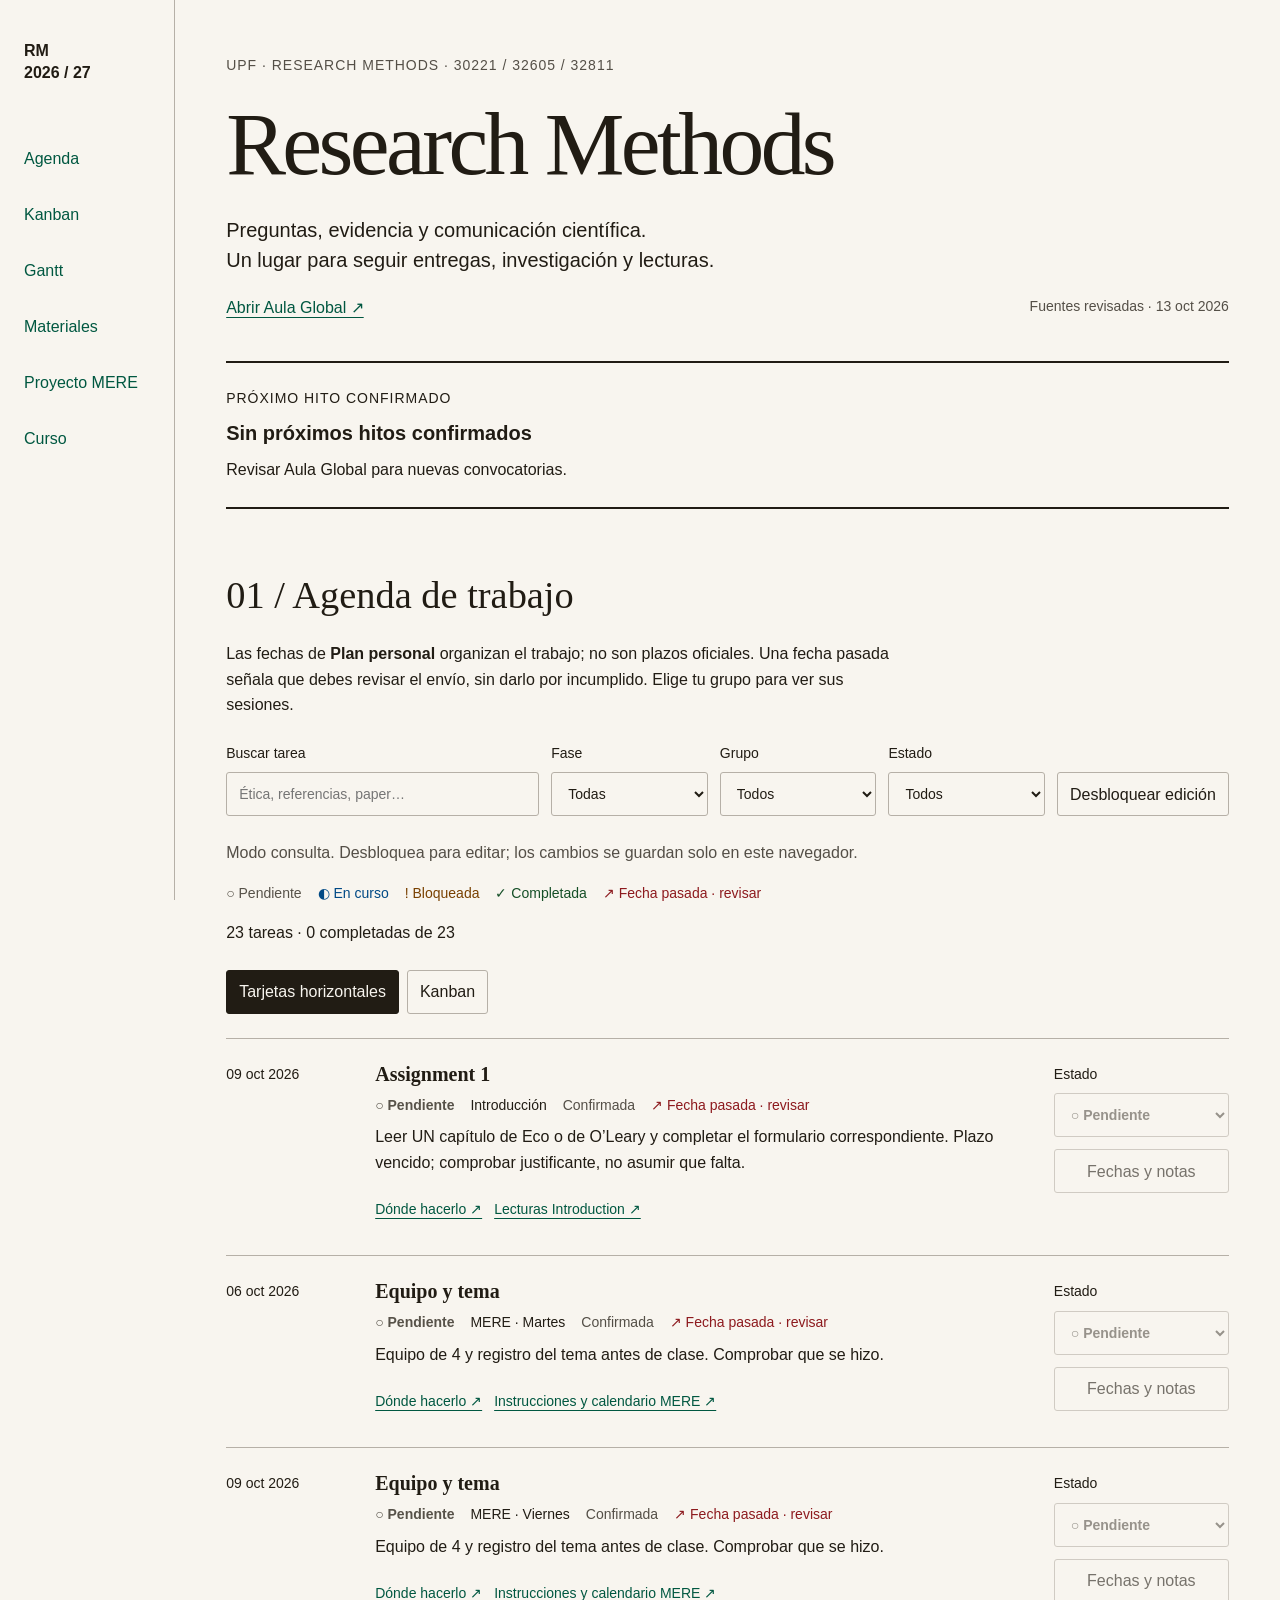
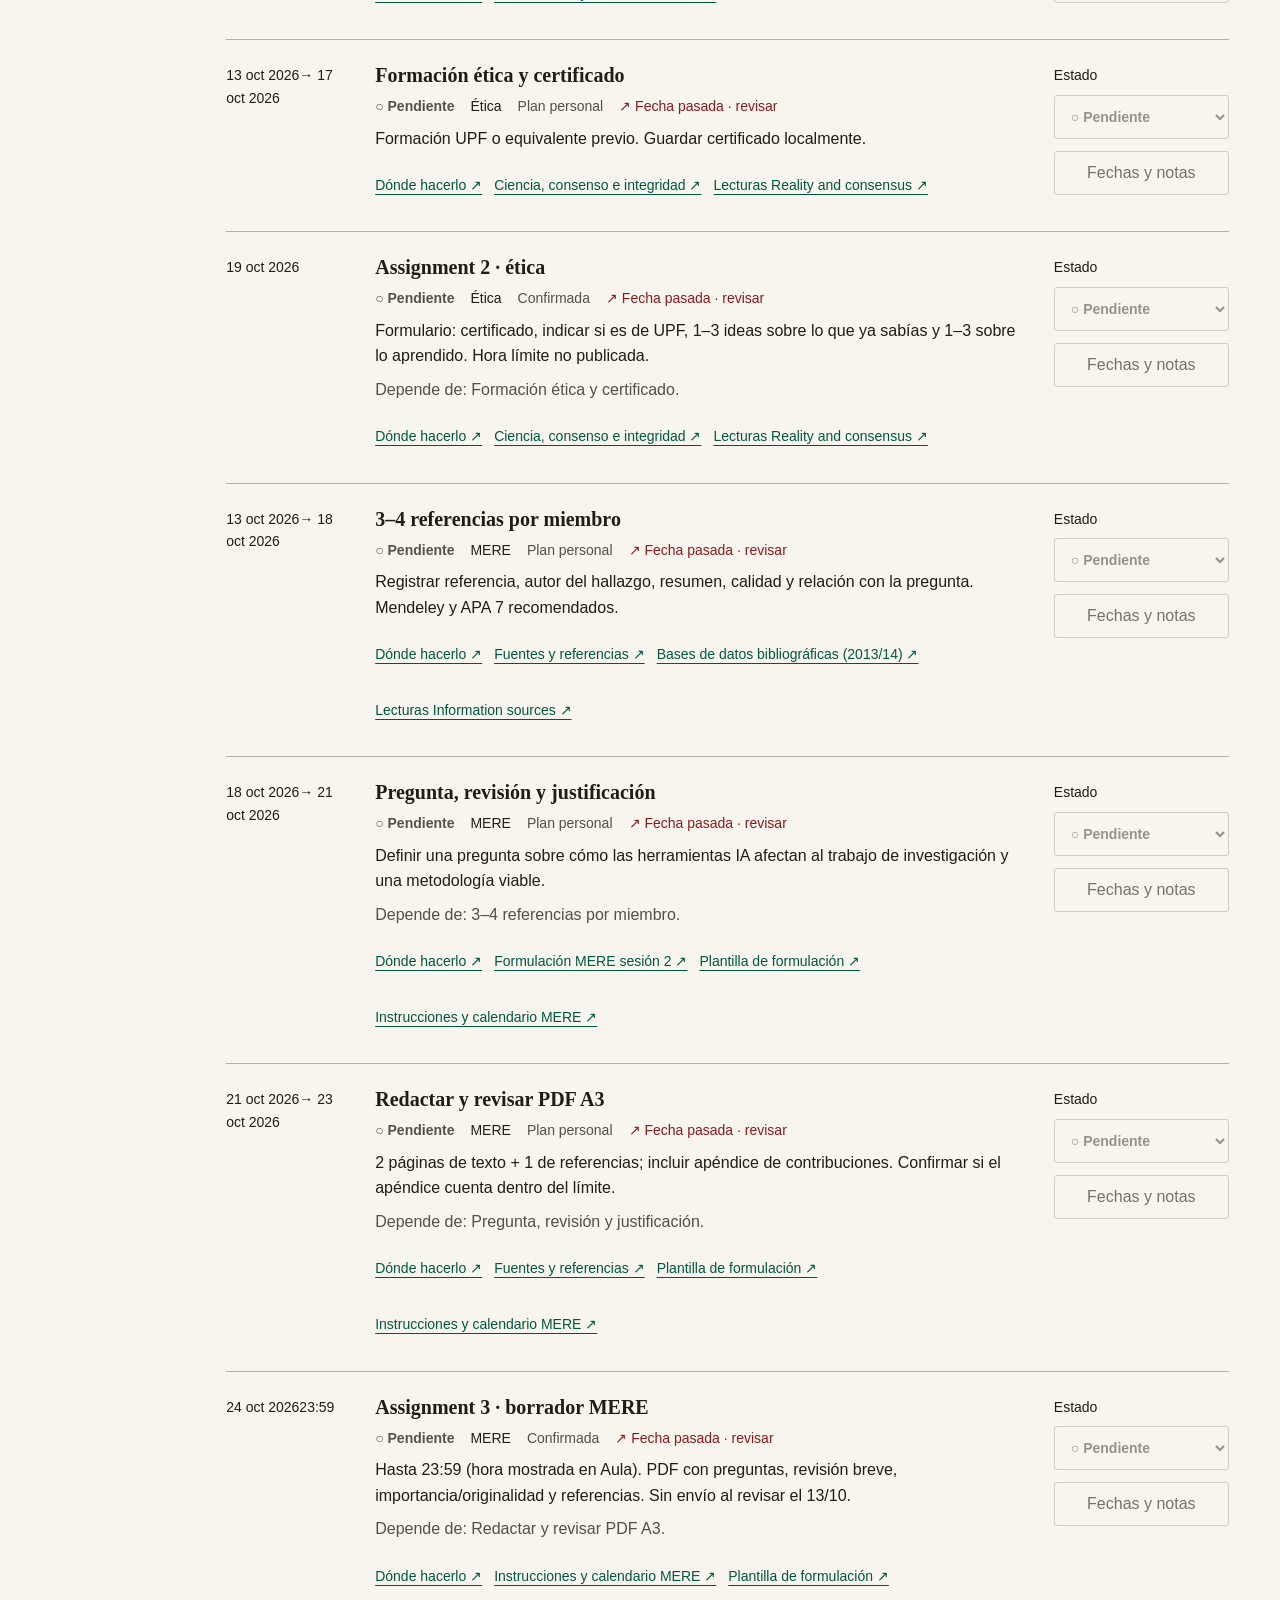
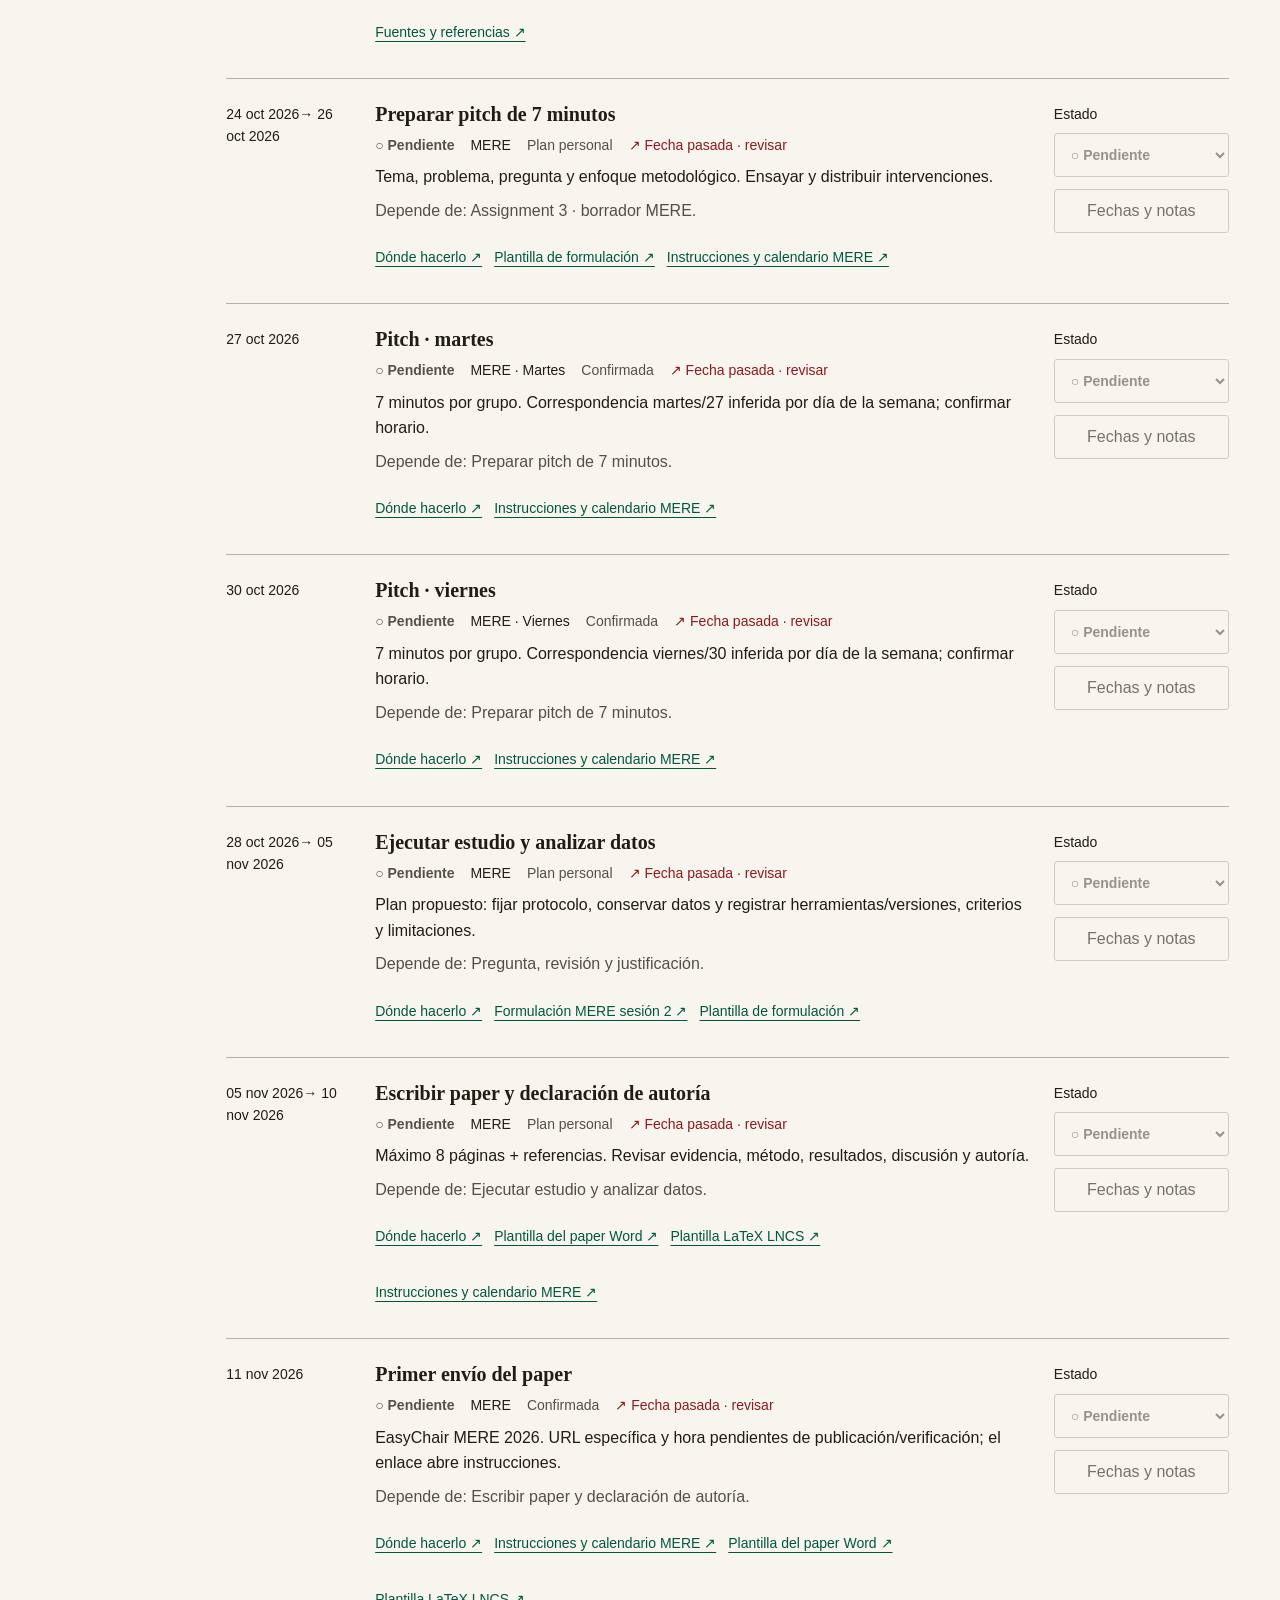
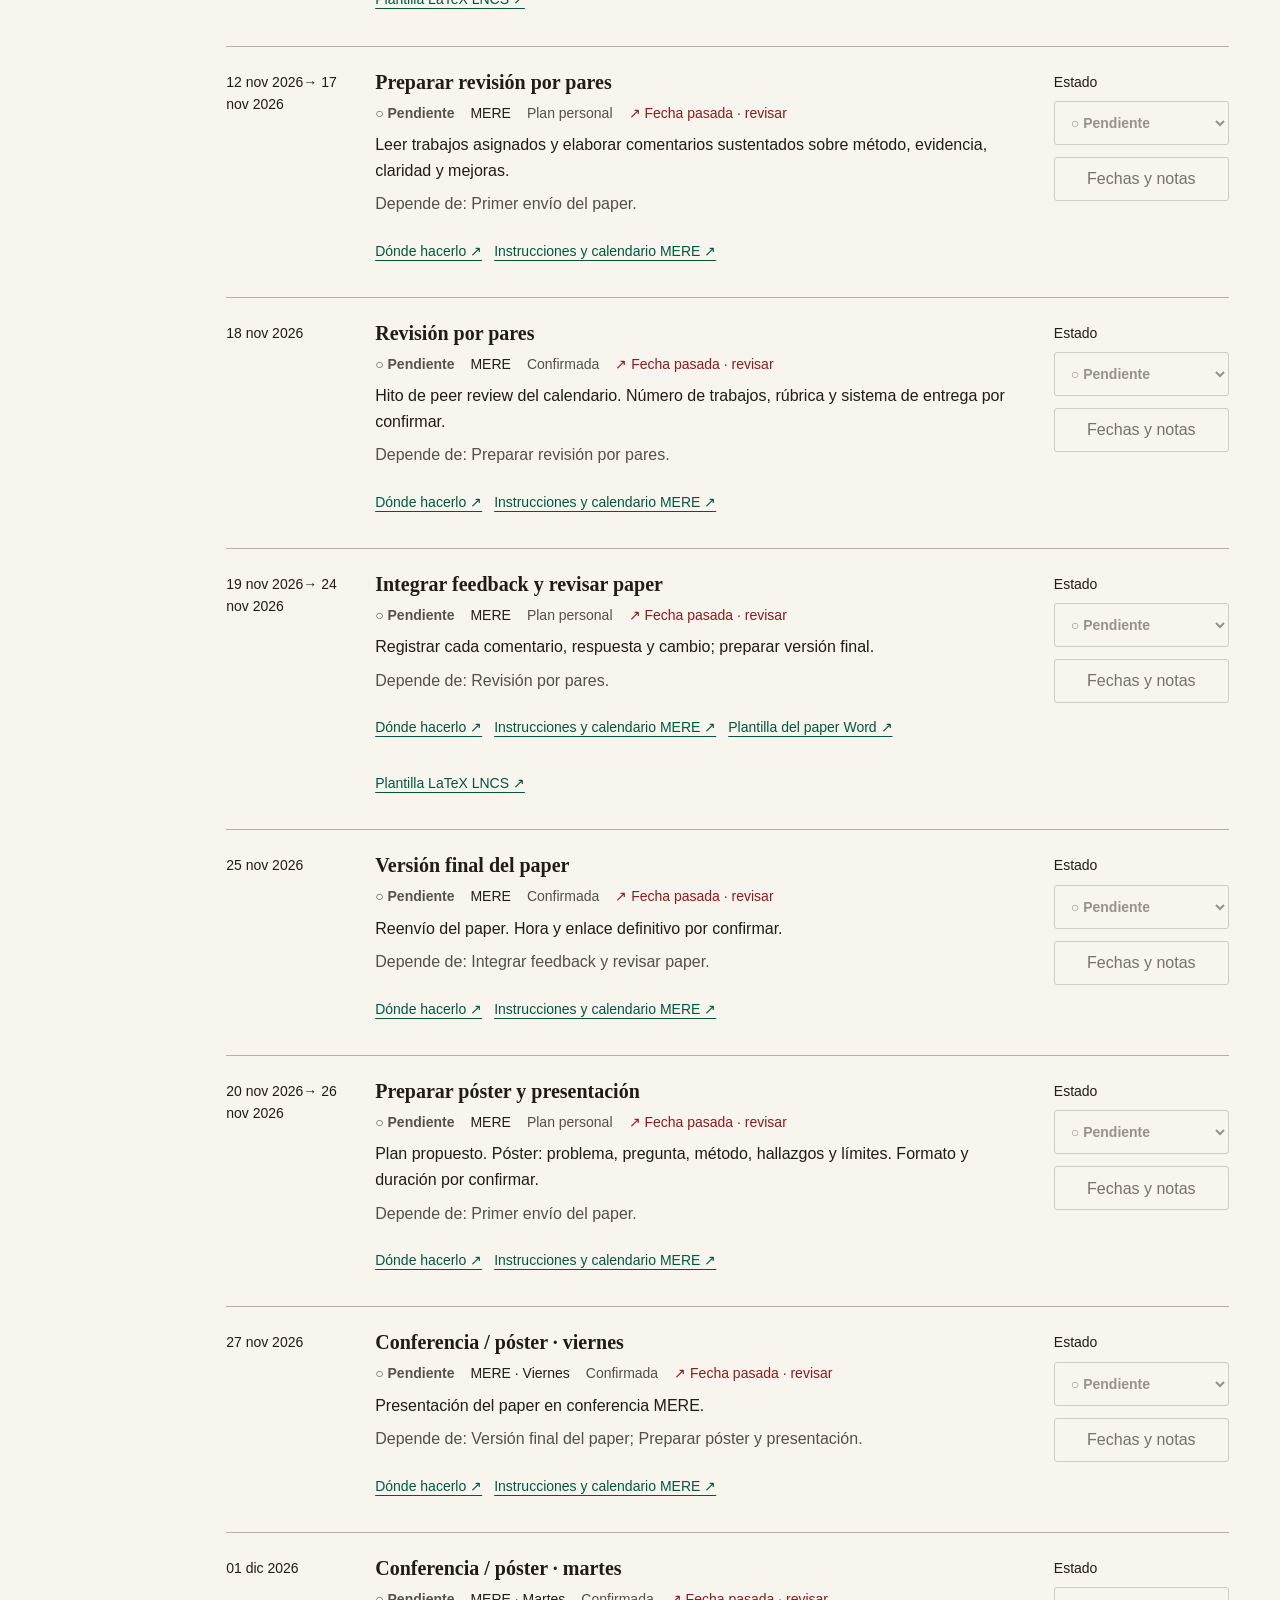
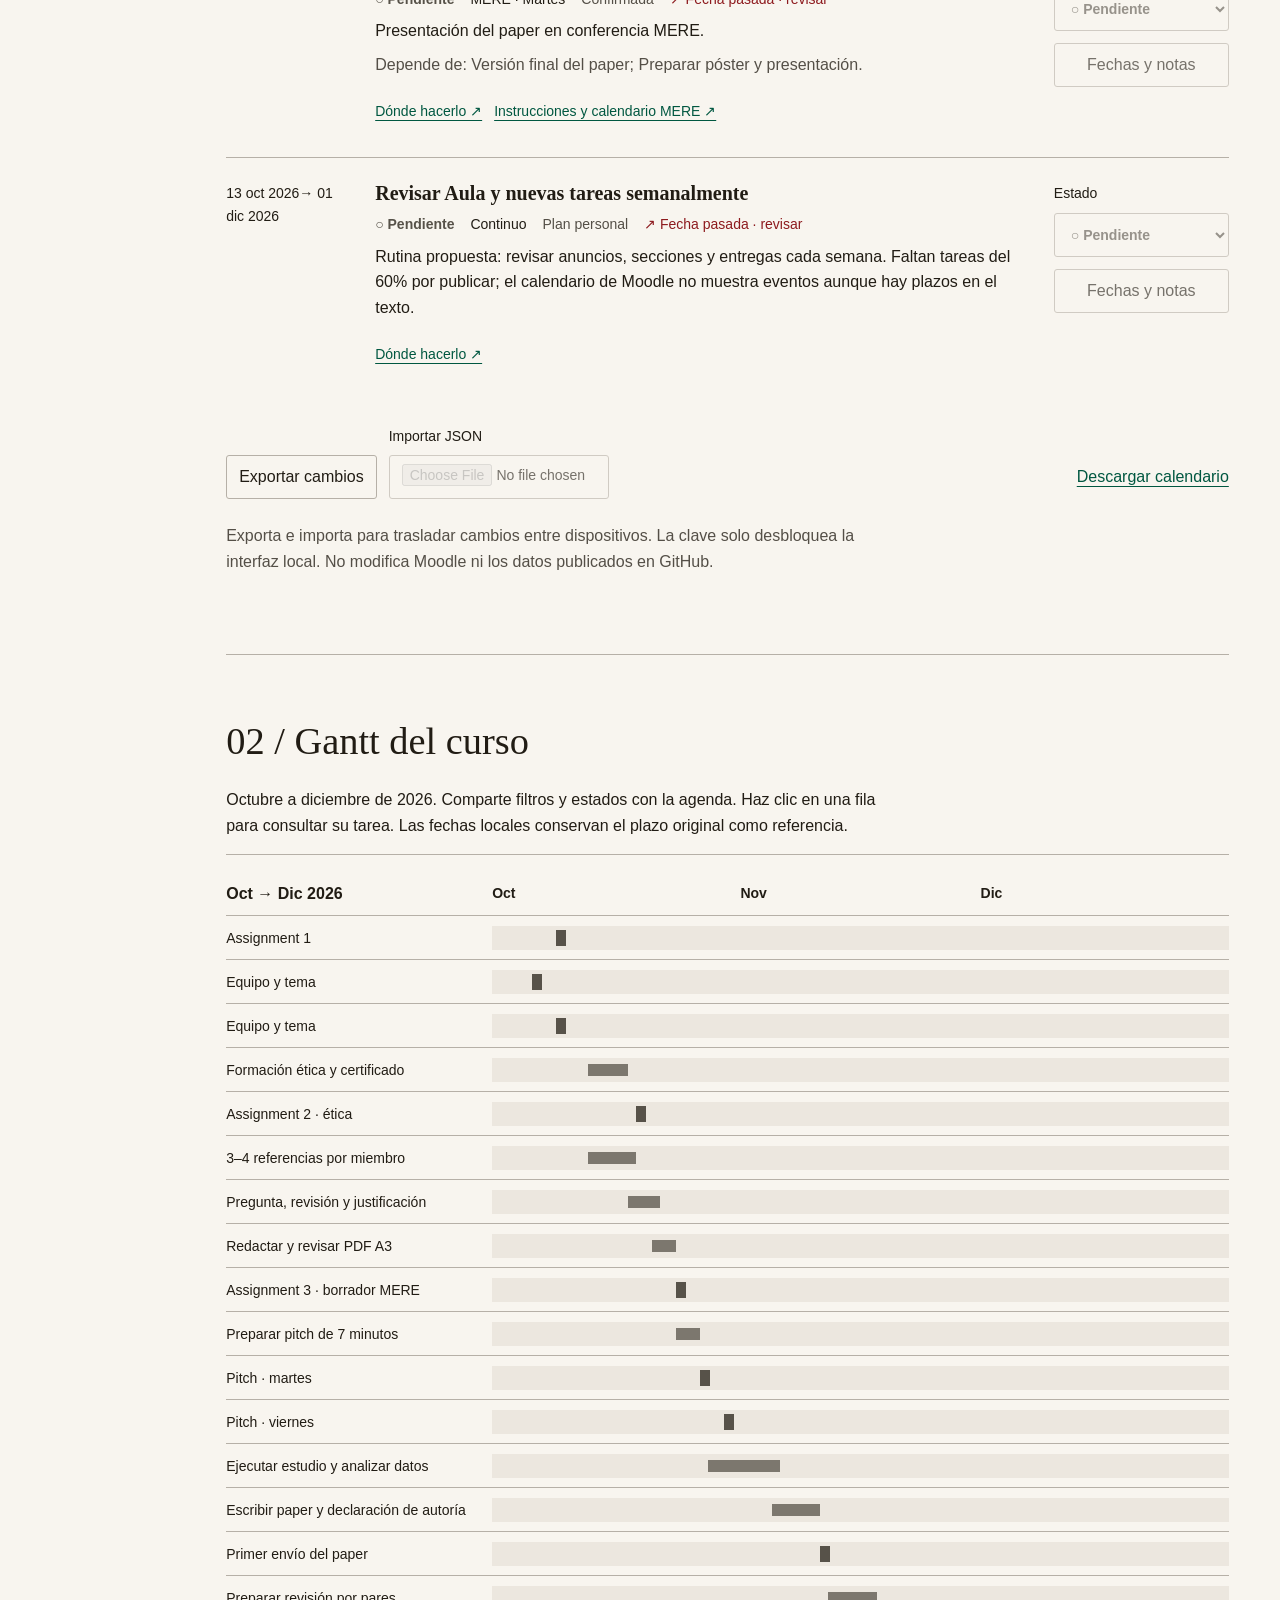
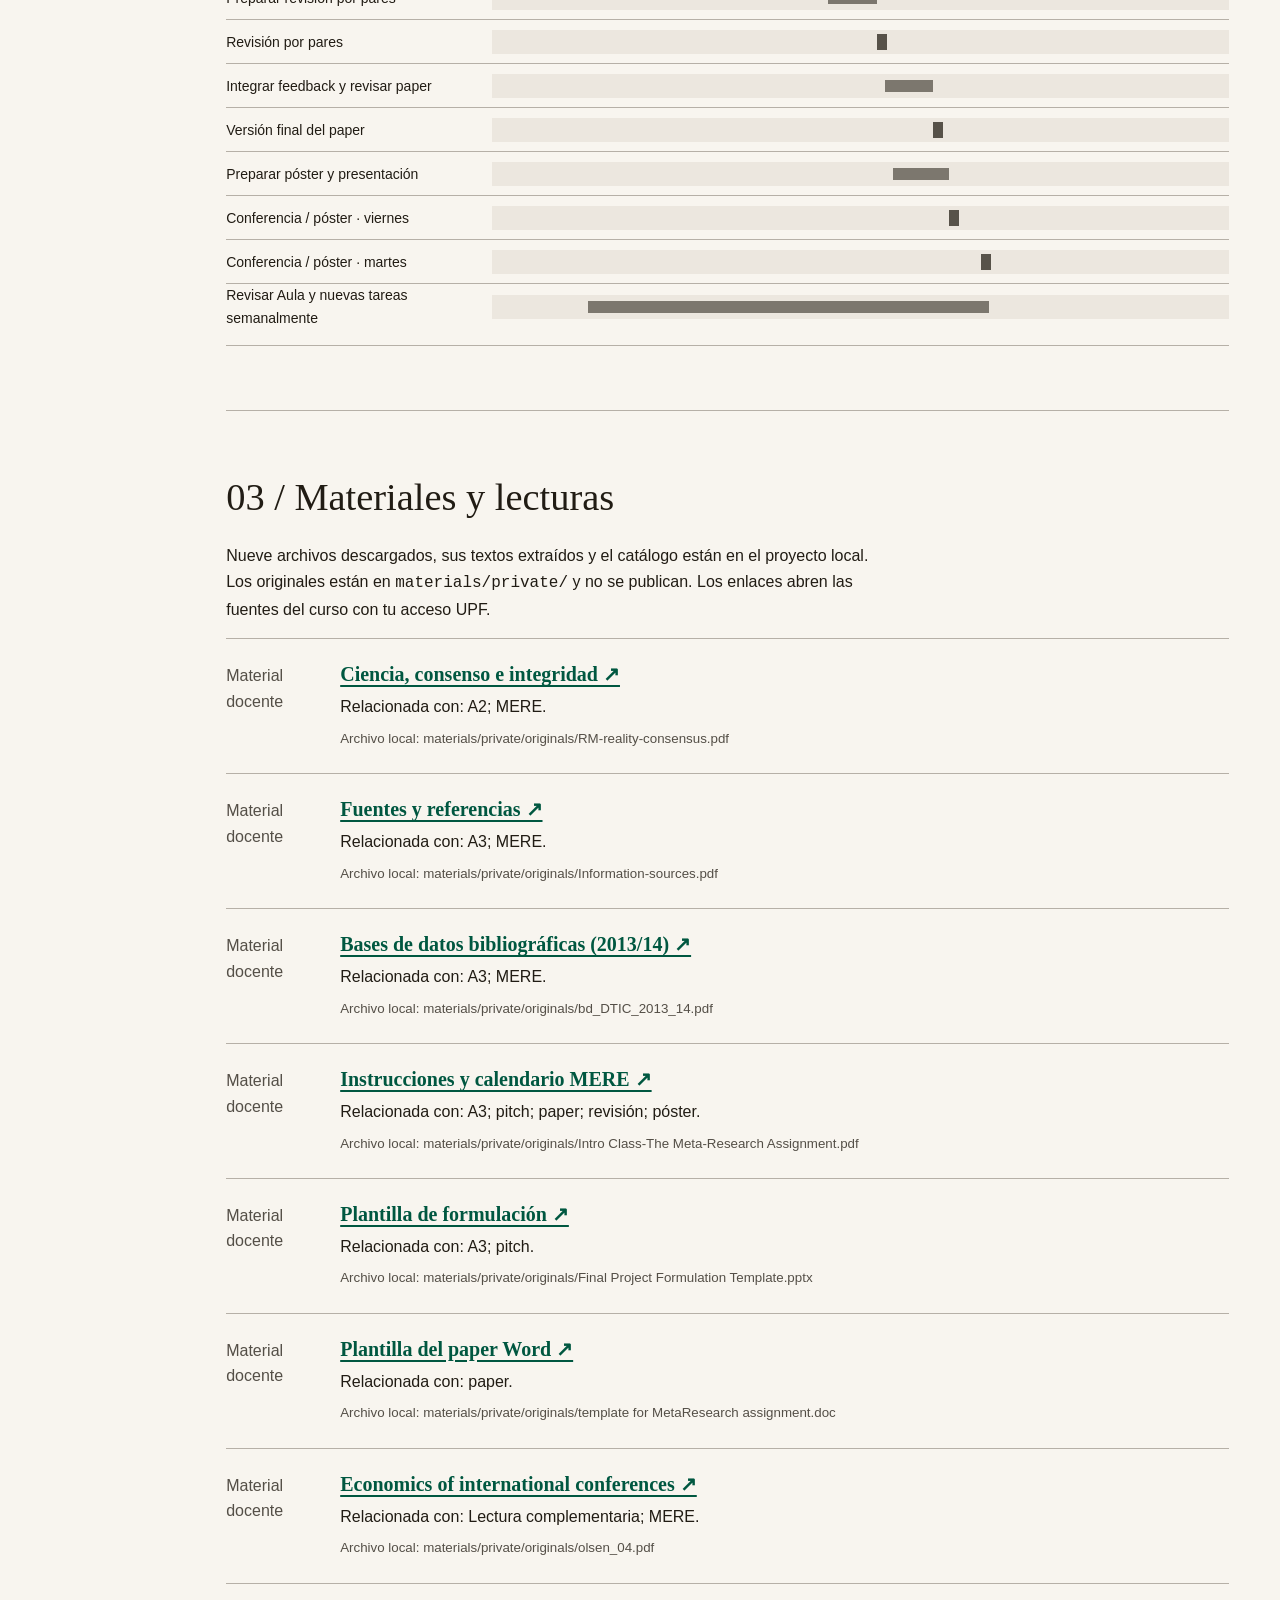
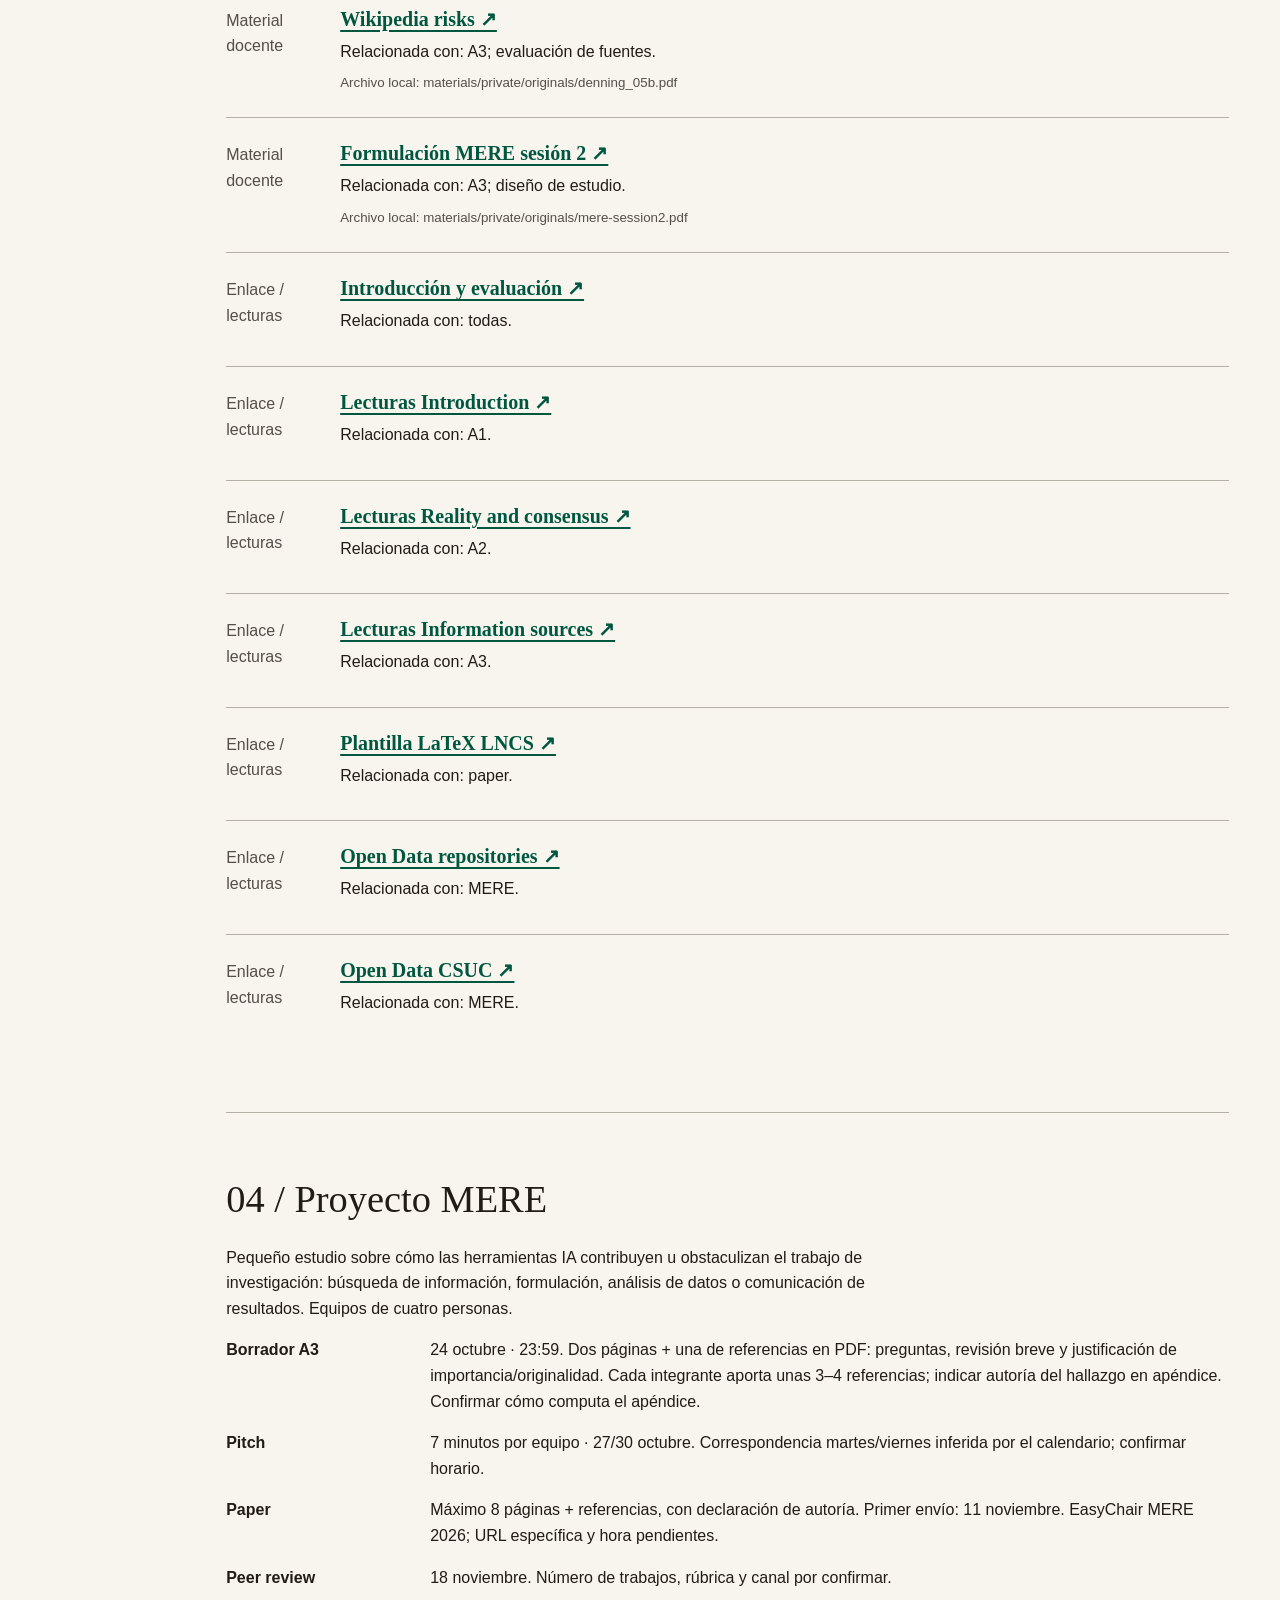
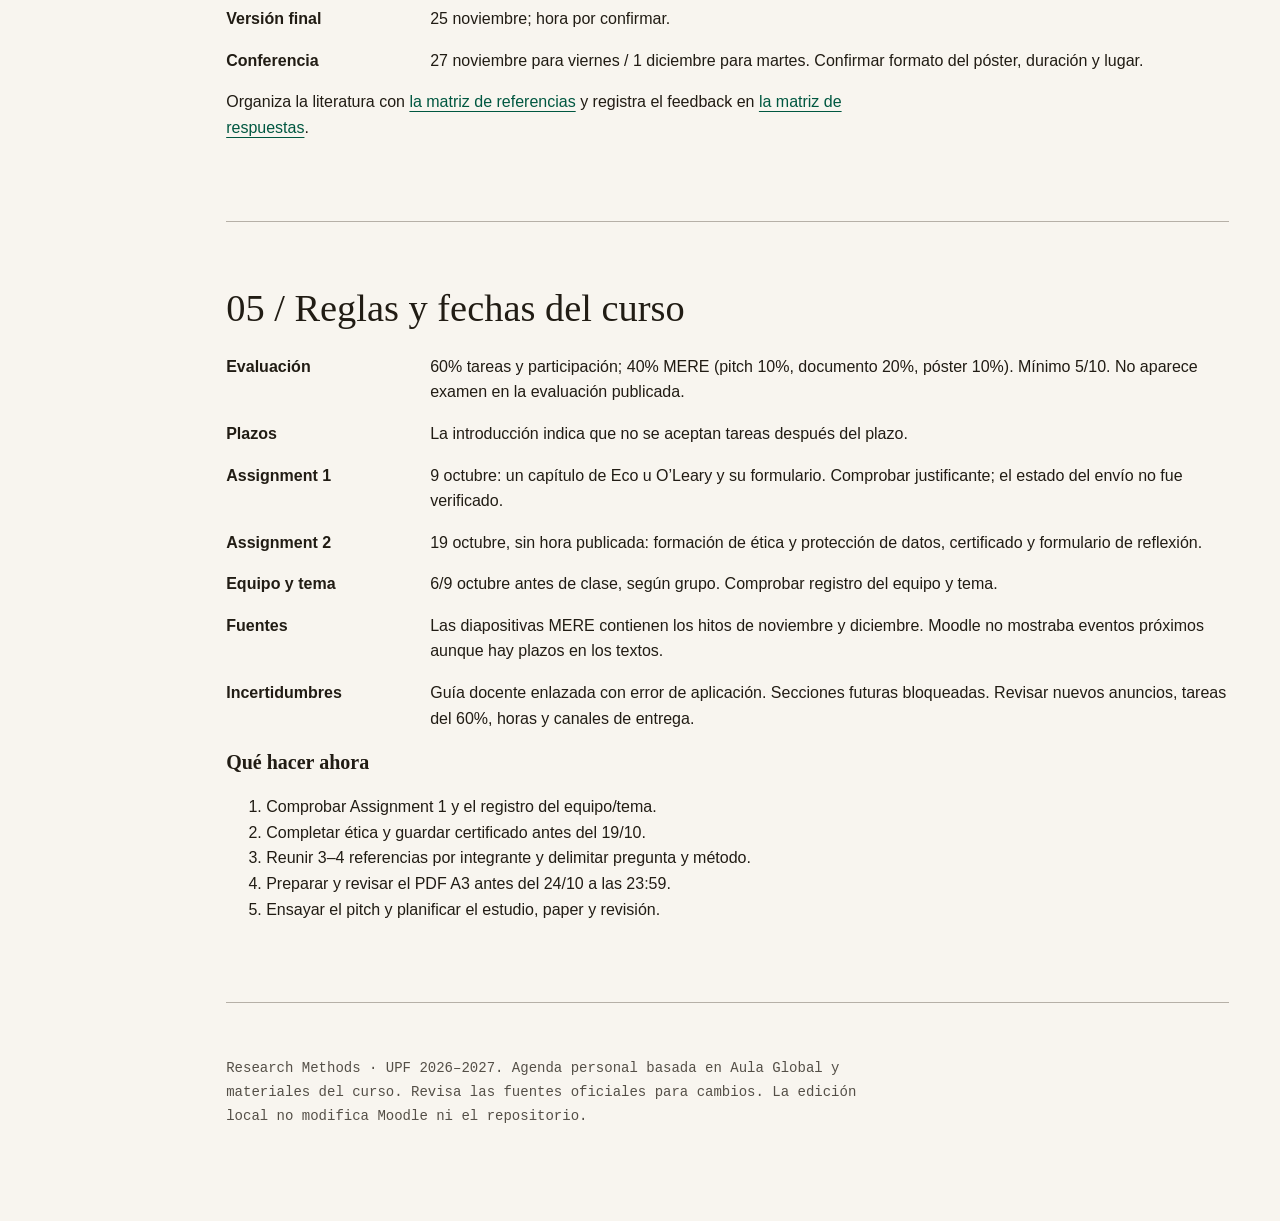
<file: index.html>
<!doctype html><html lang="es"><meta charset="utf-8"><meta name="viewport" content="width=device-width,initial-scale=1"><title>Research Methods</title><script>location.replace('docs/'+location.search+location.hash)</script><p><a href="docs/">Abrir panel Research Methods</a></p></html>
</file>
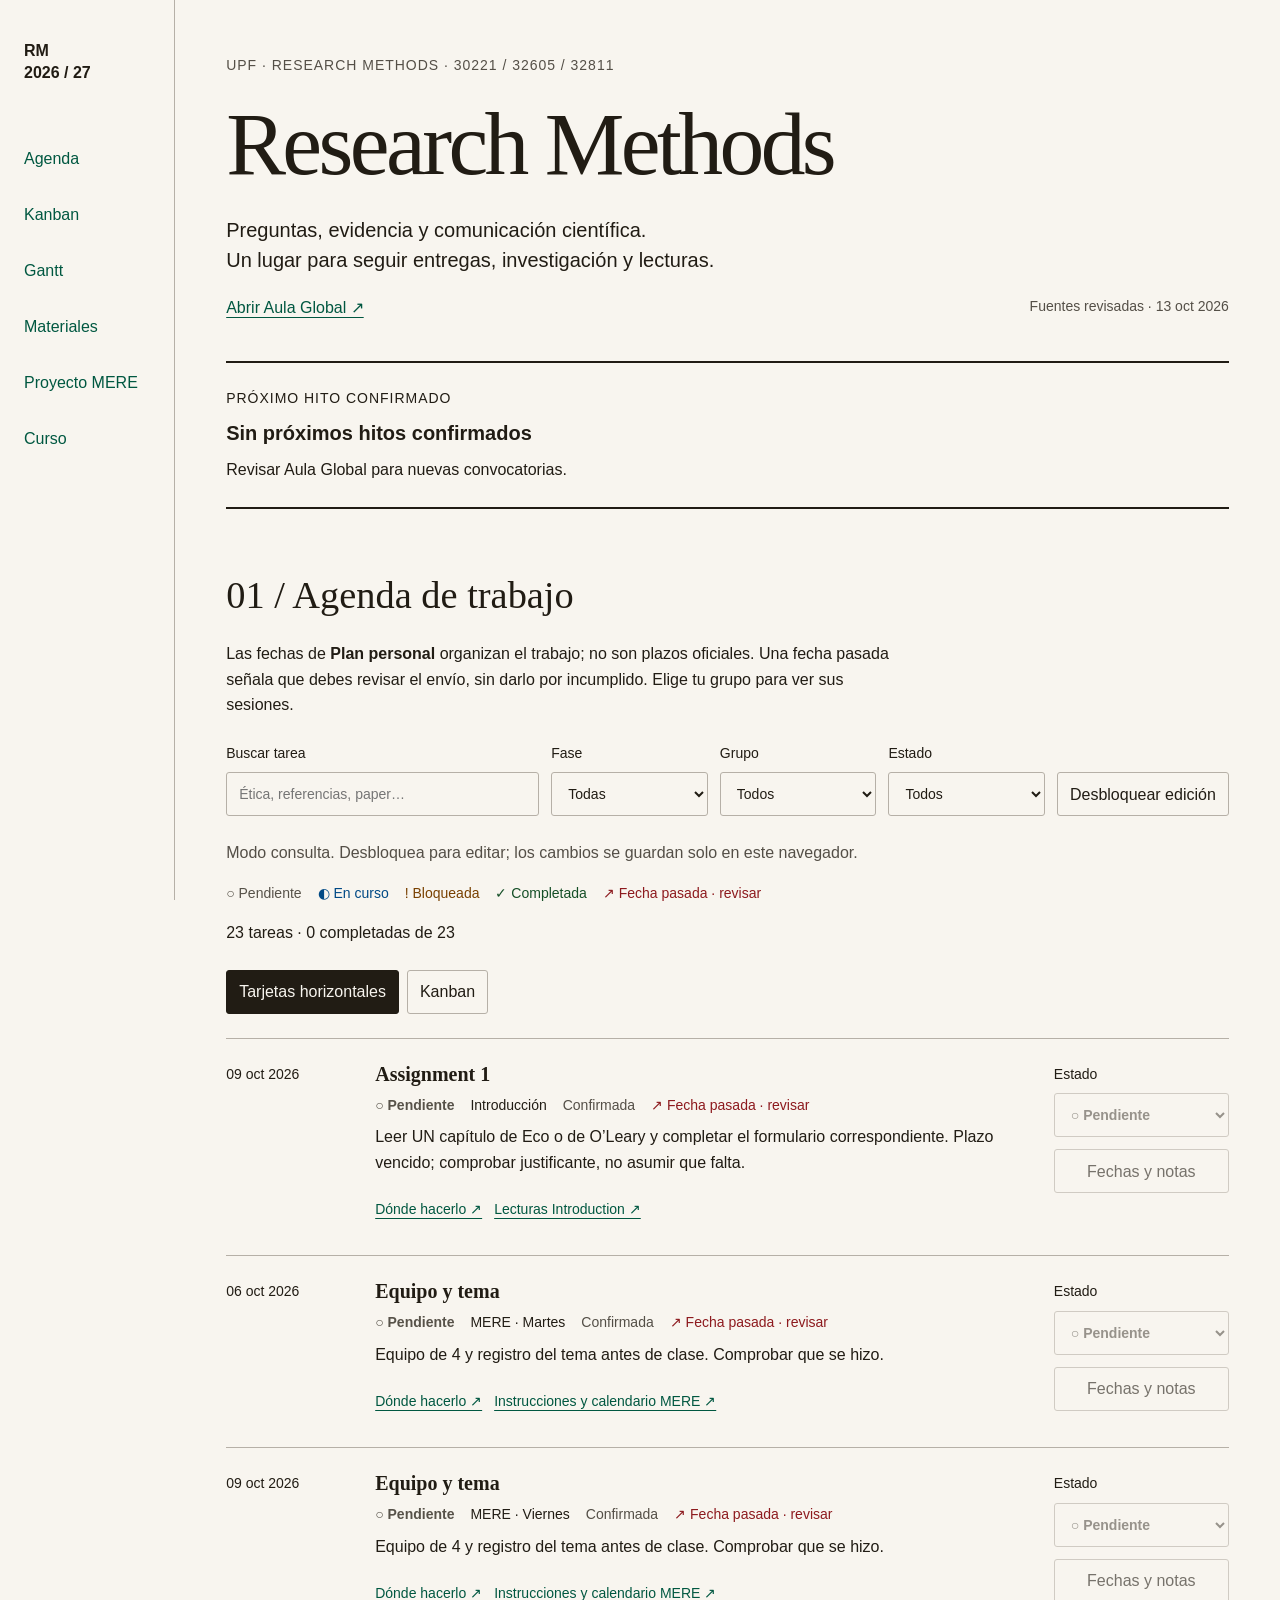
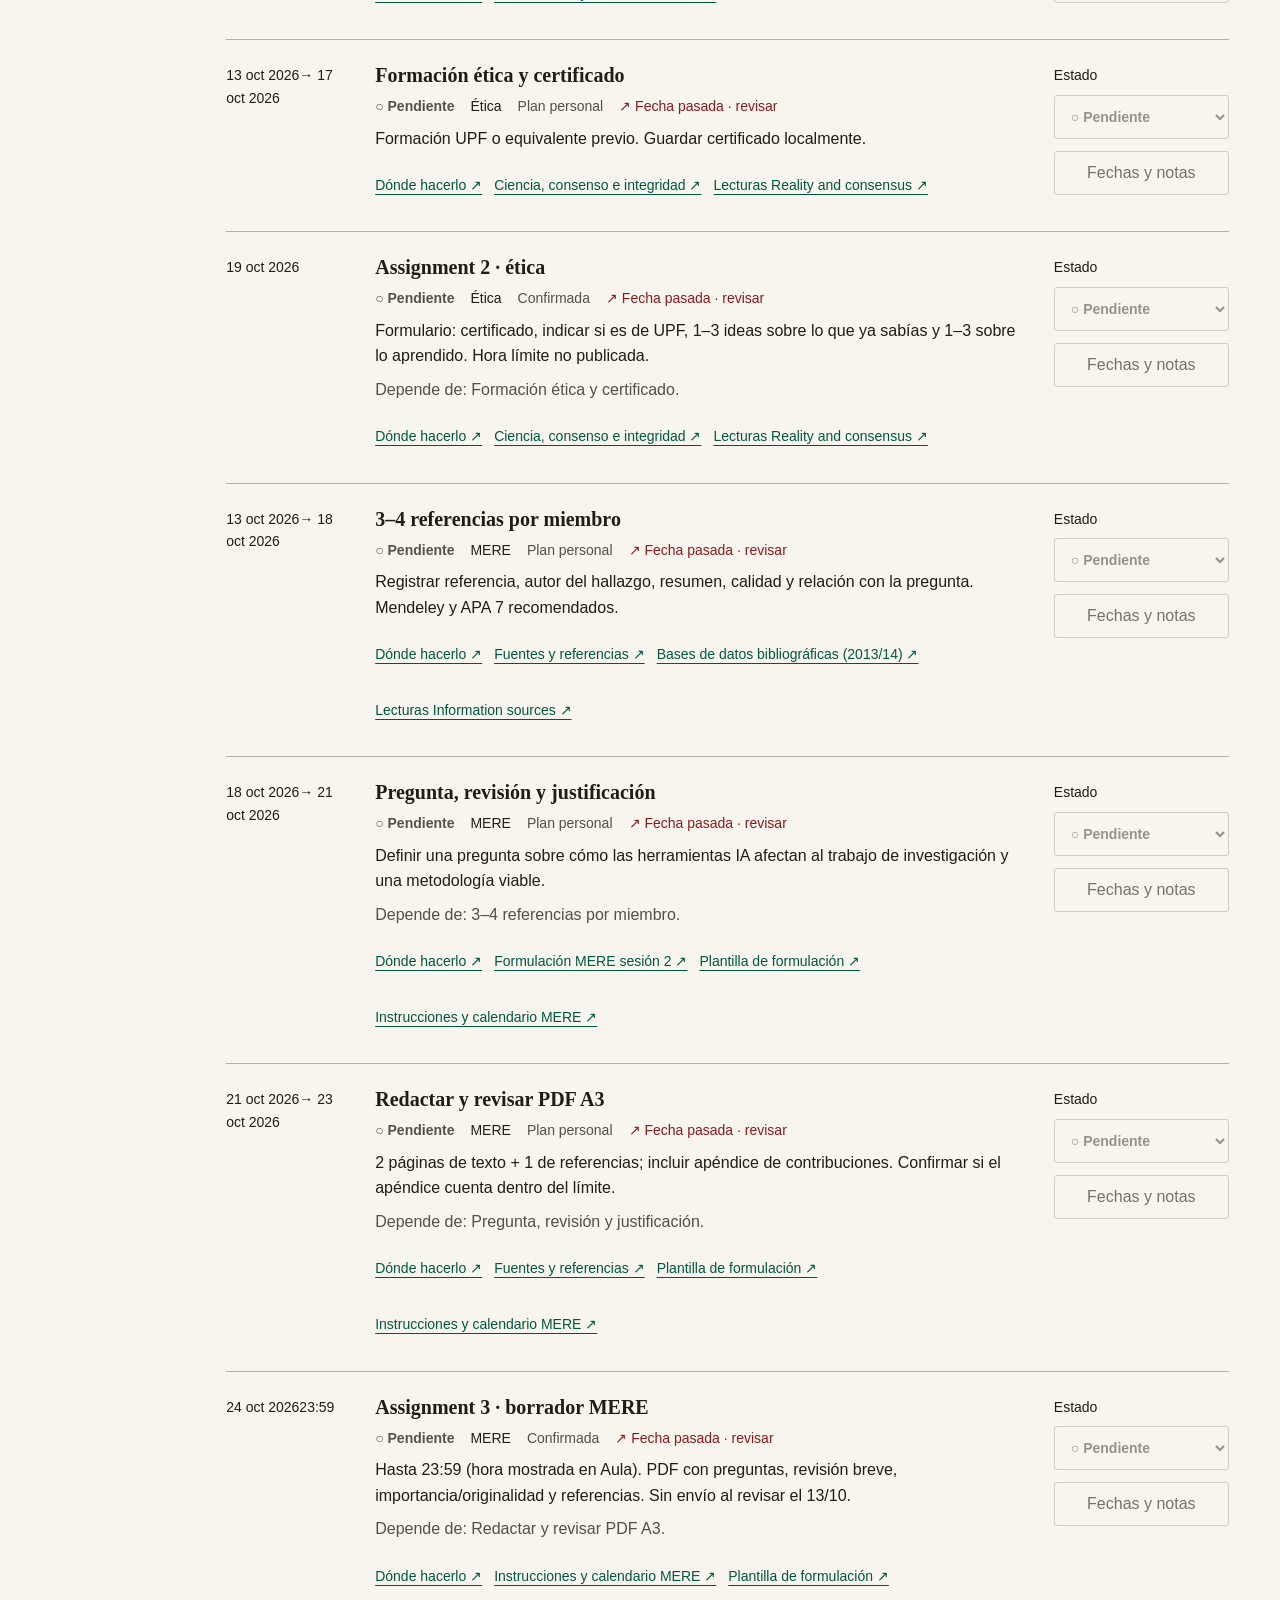
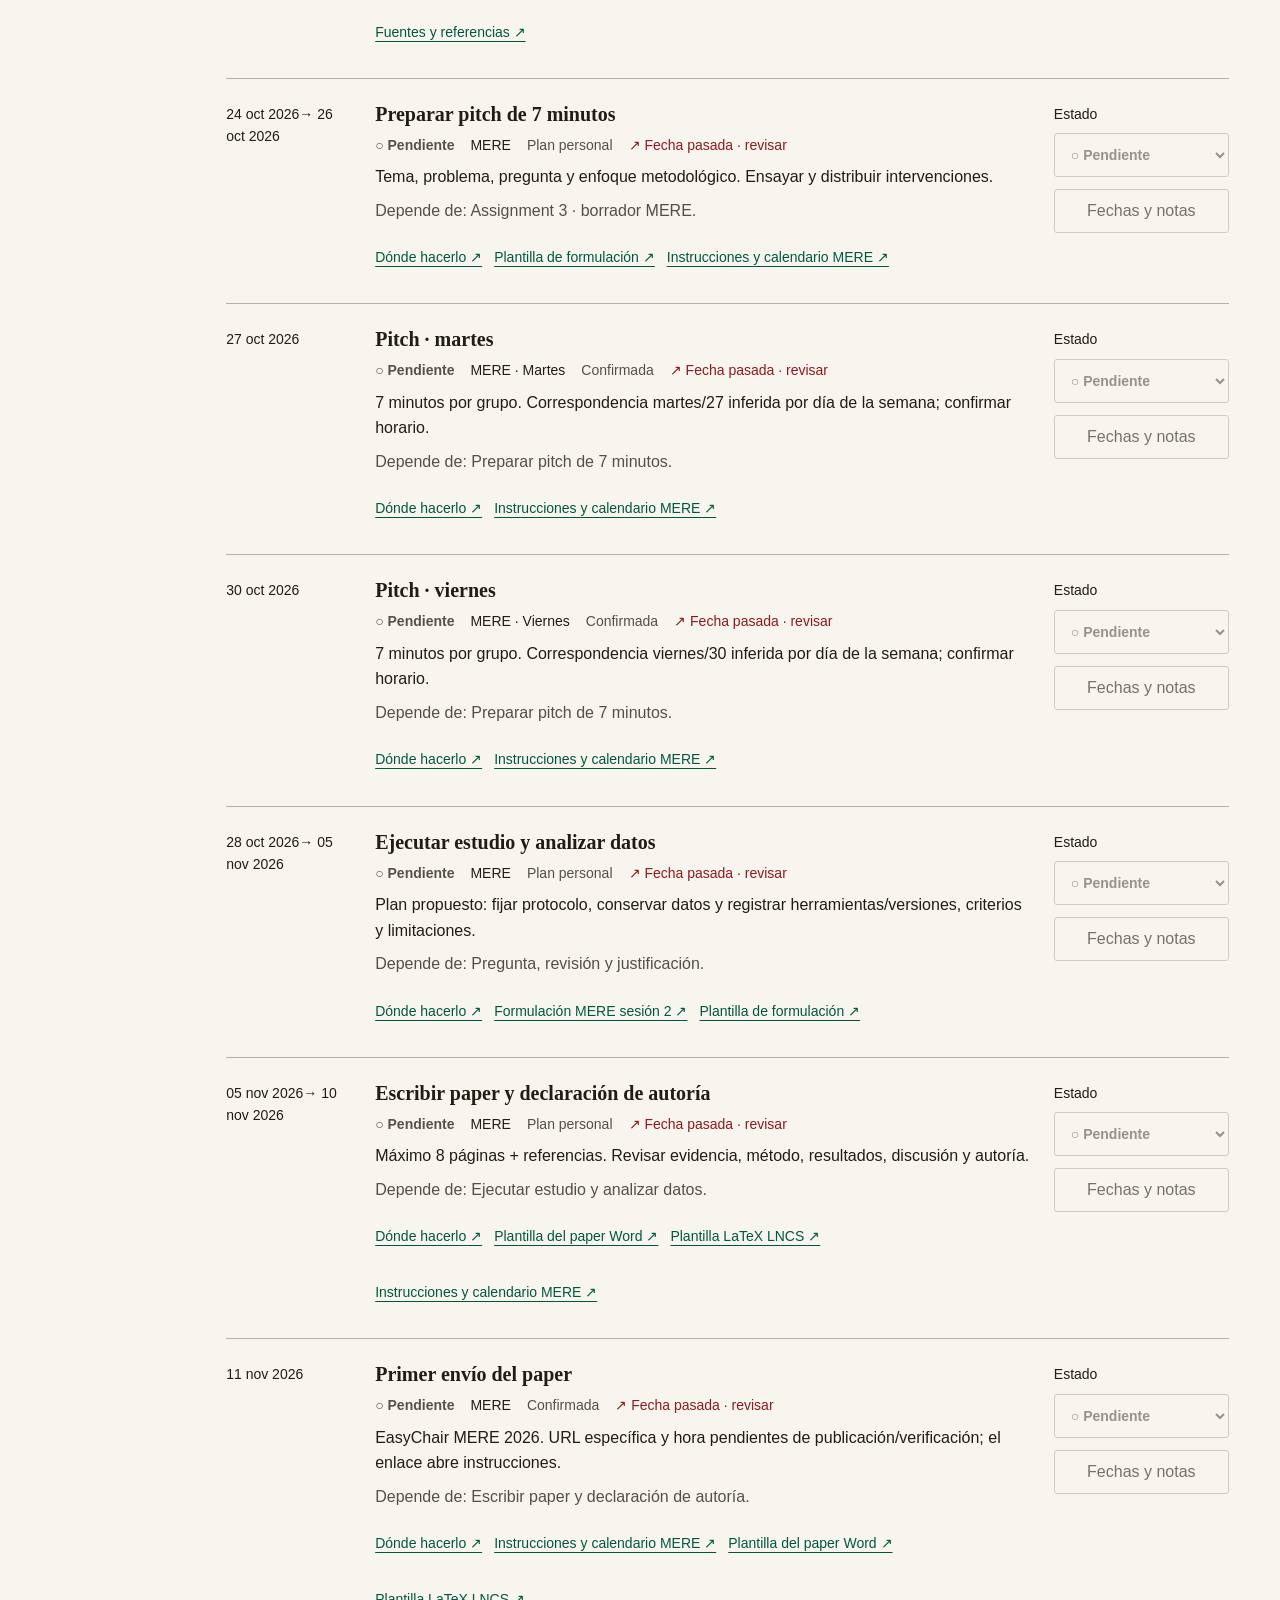
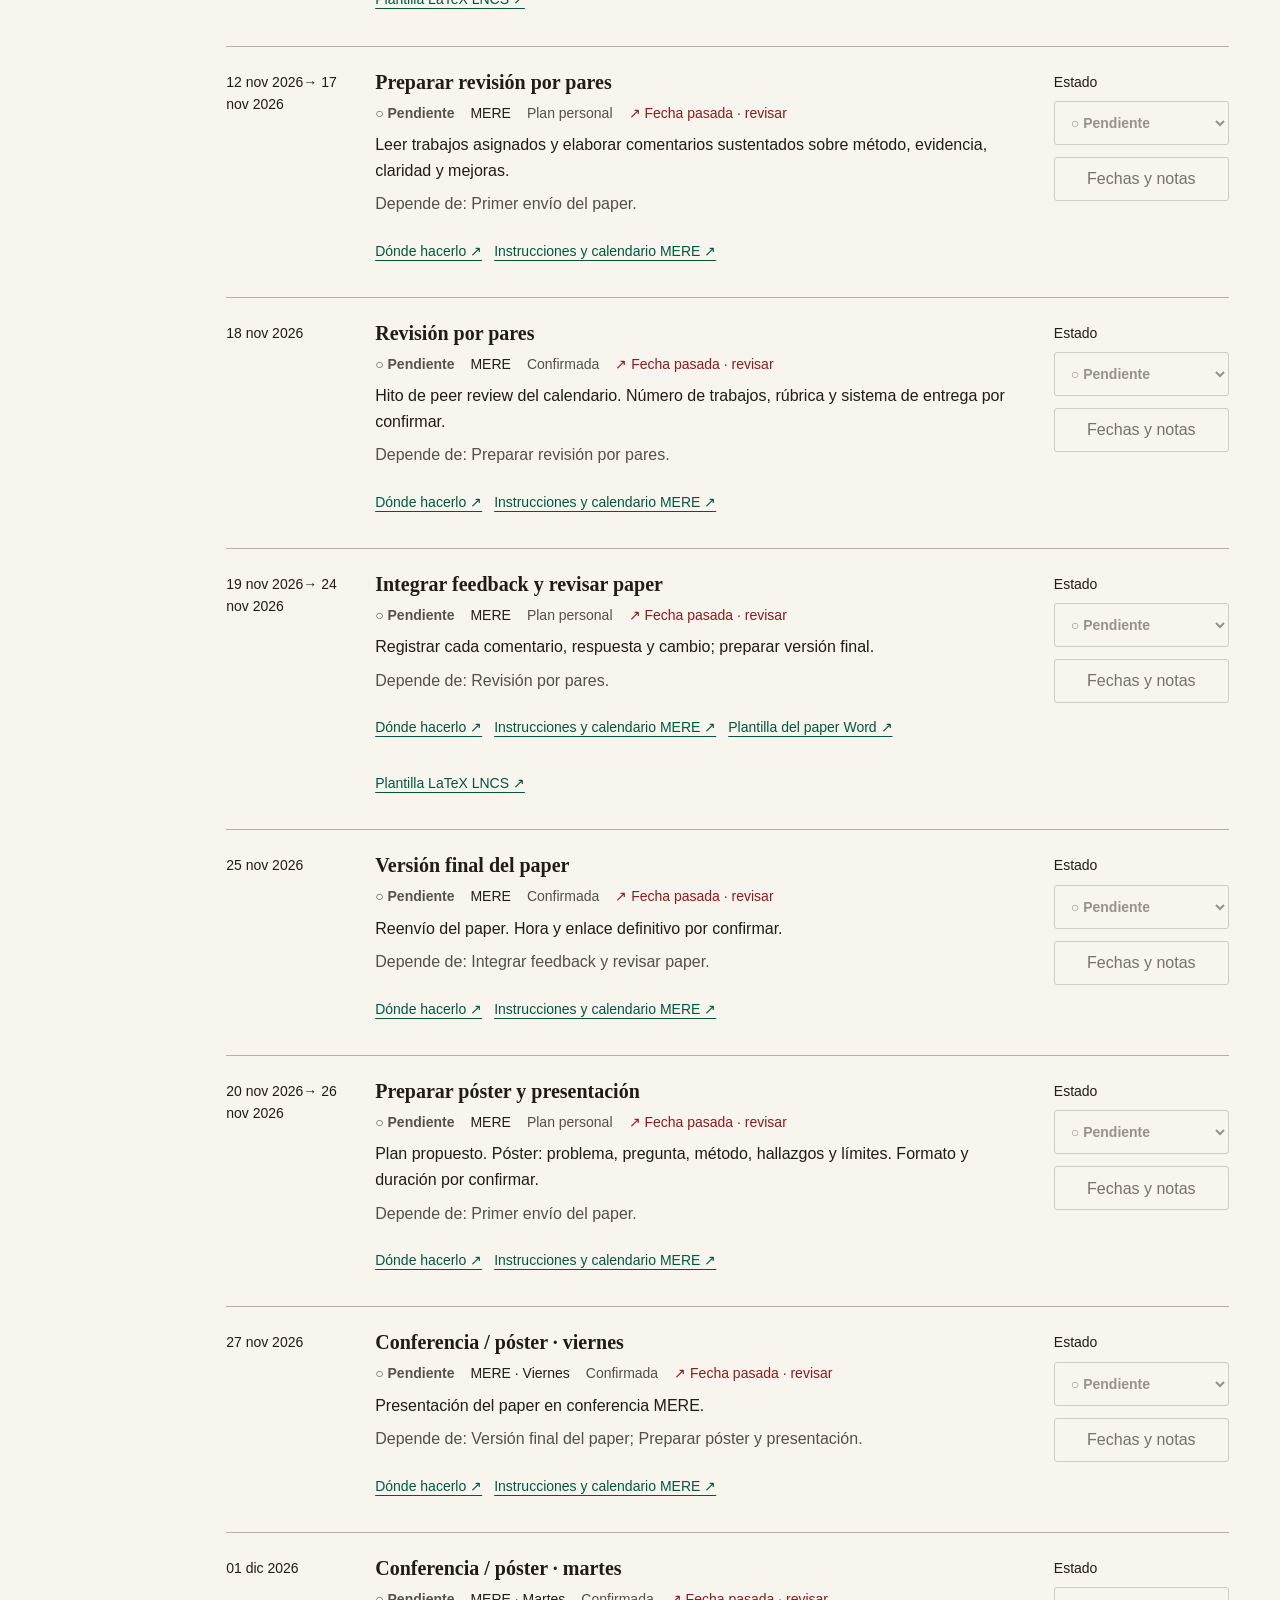
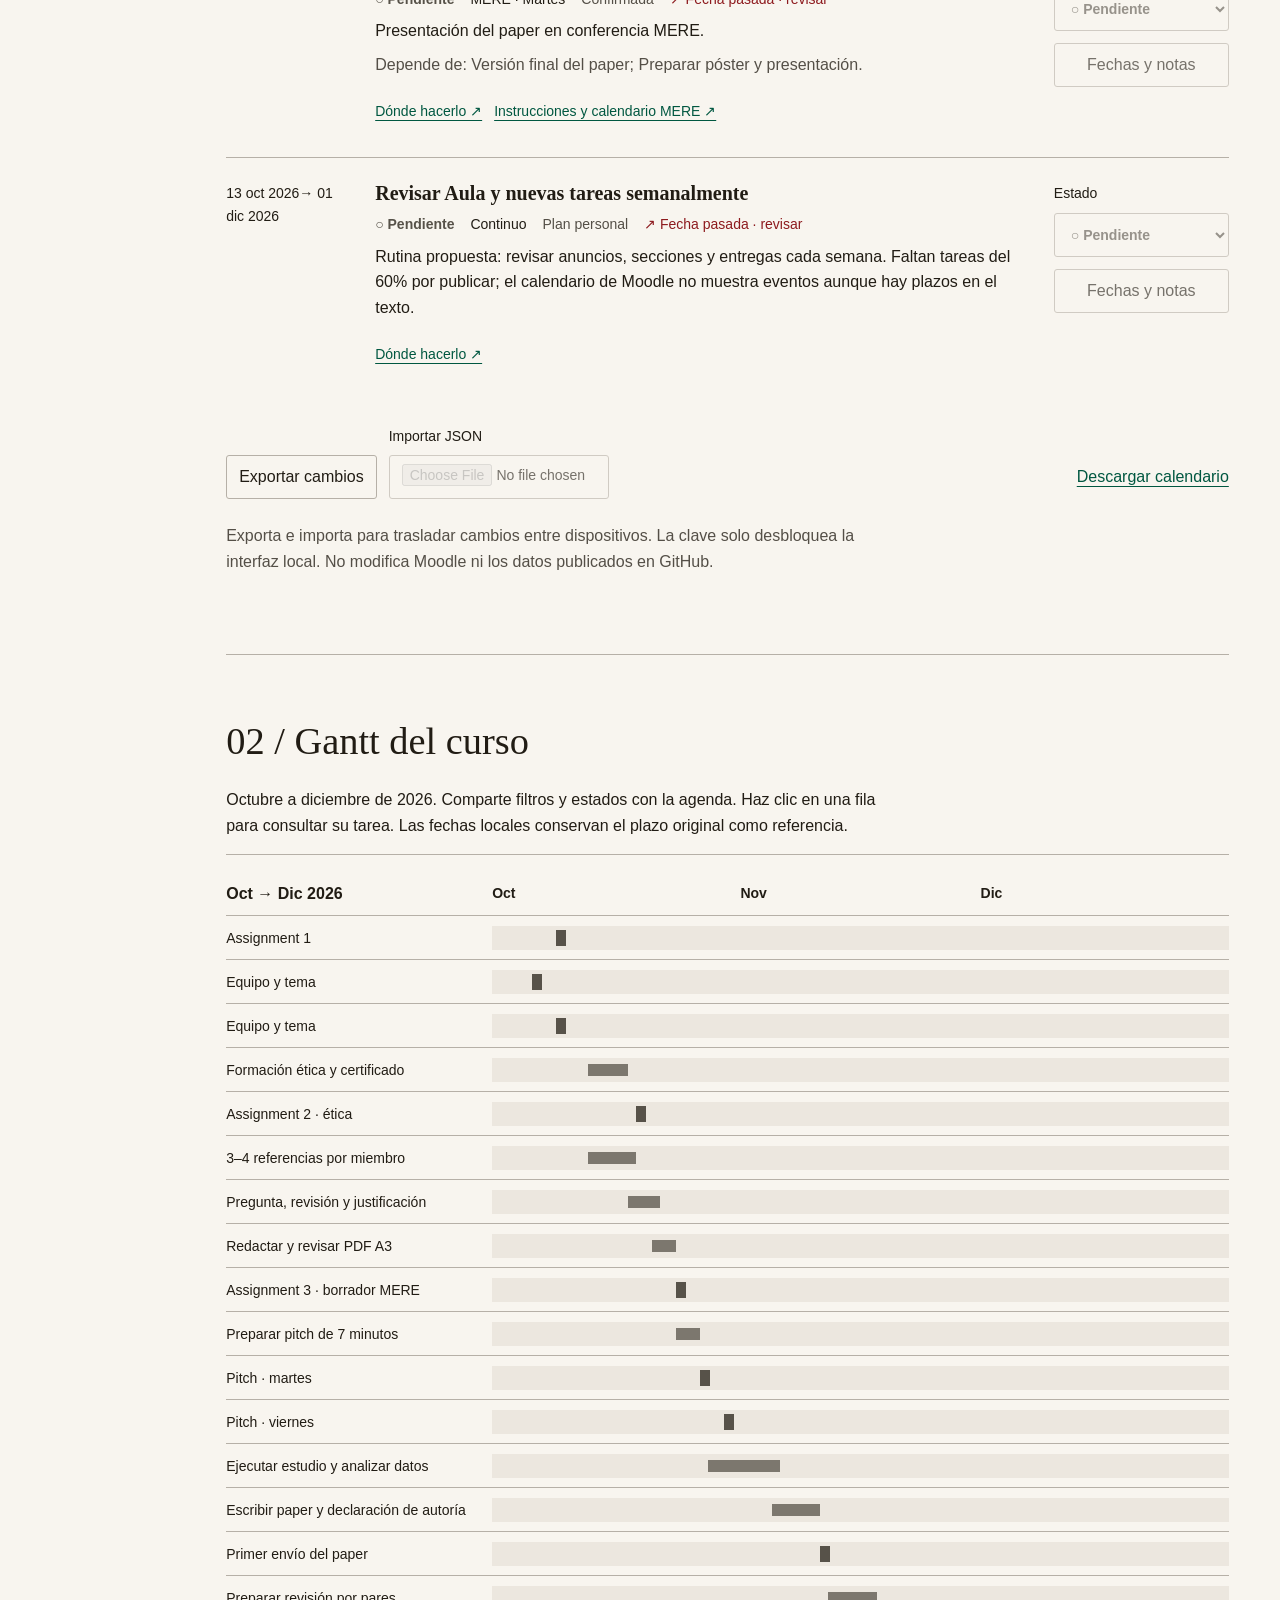
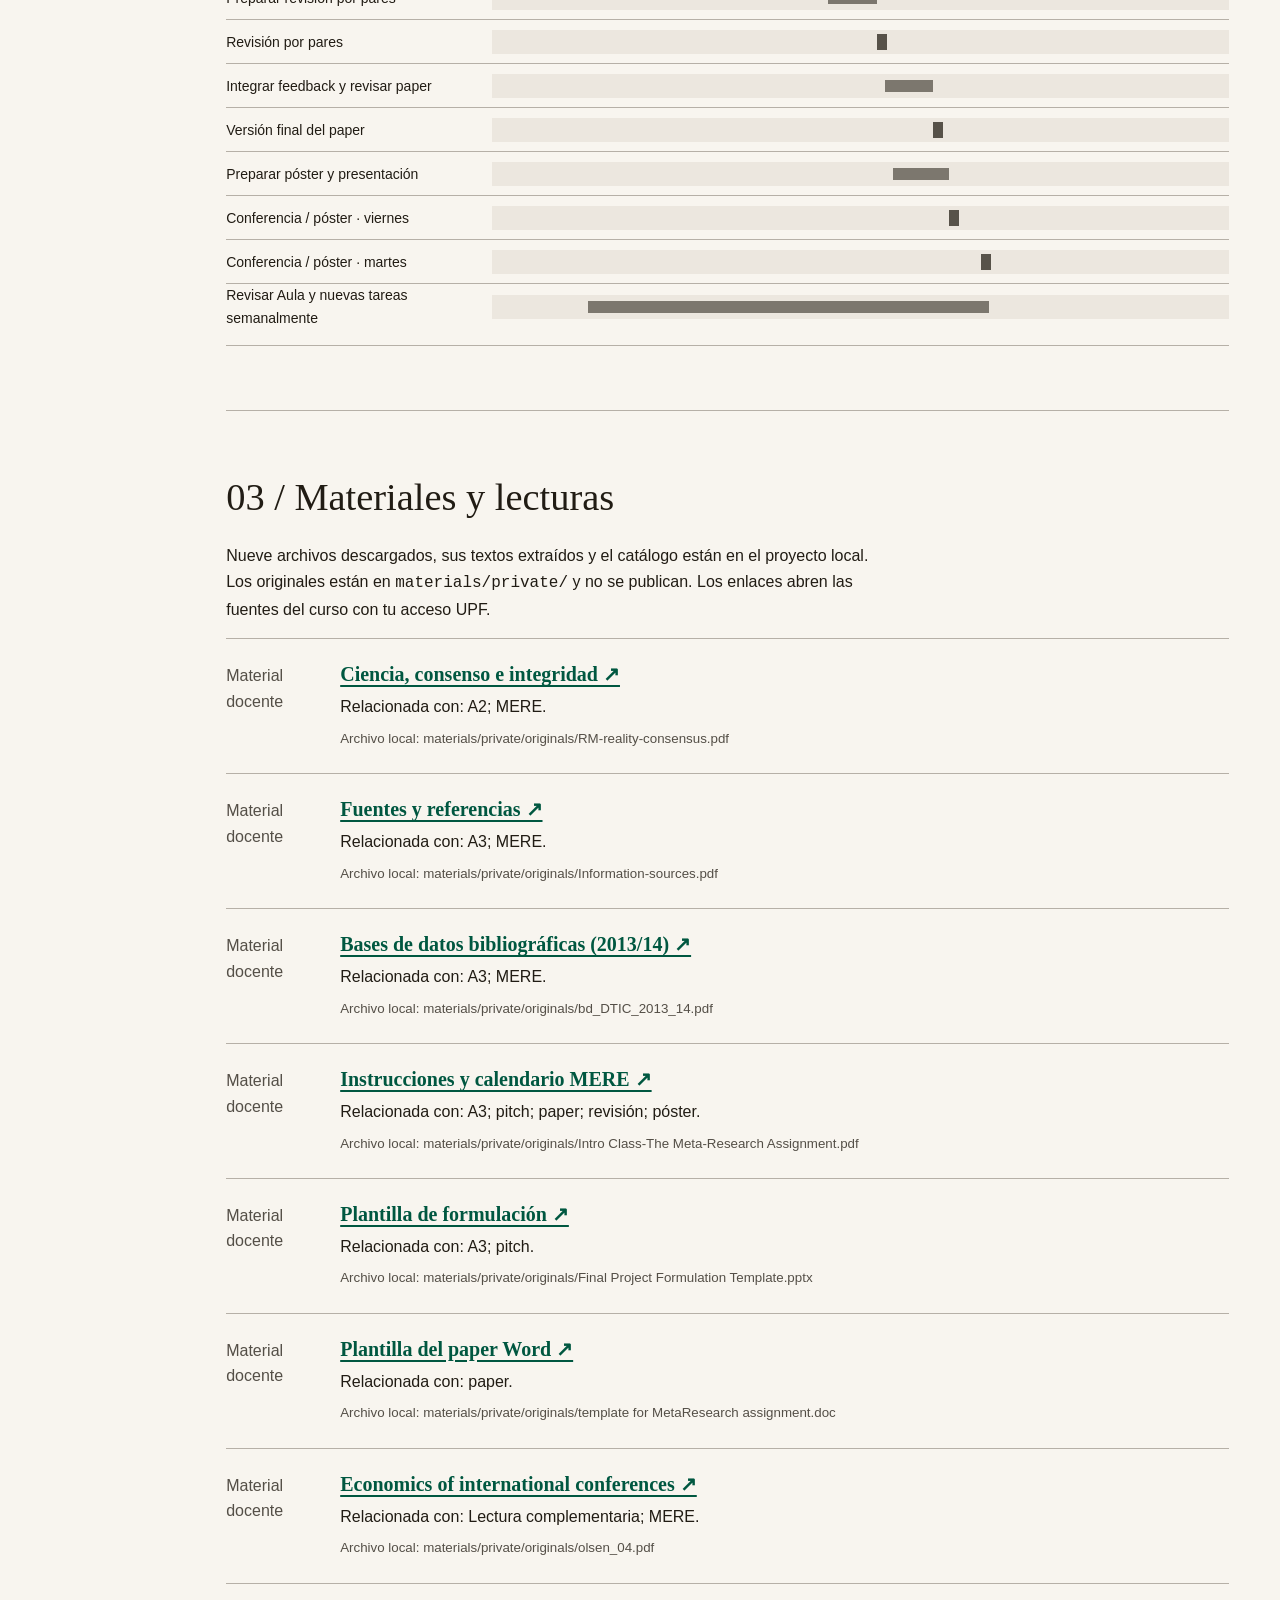
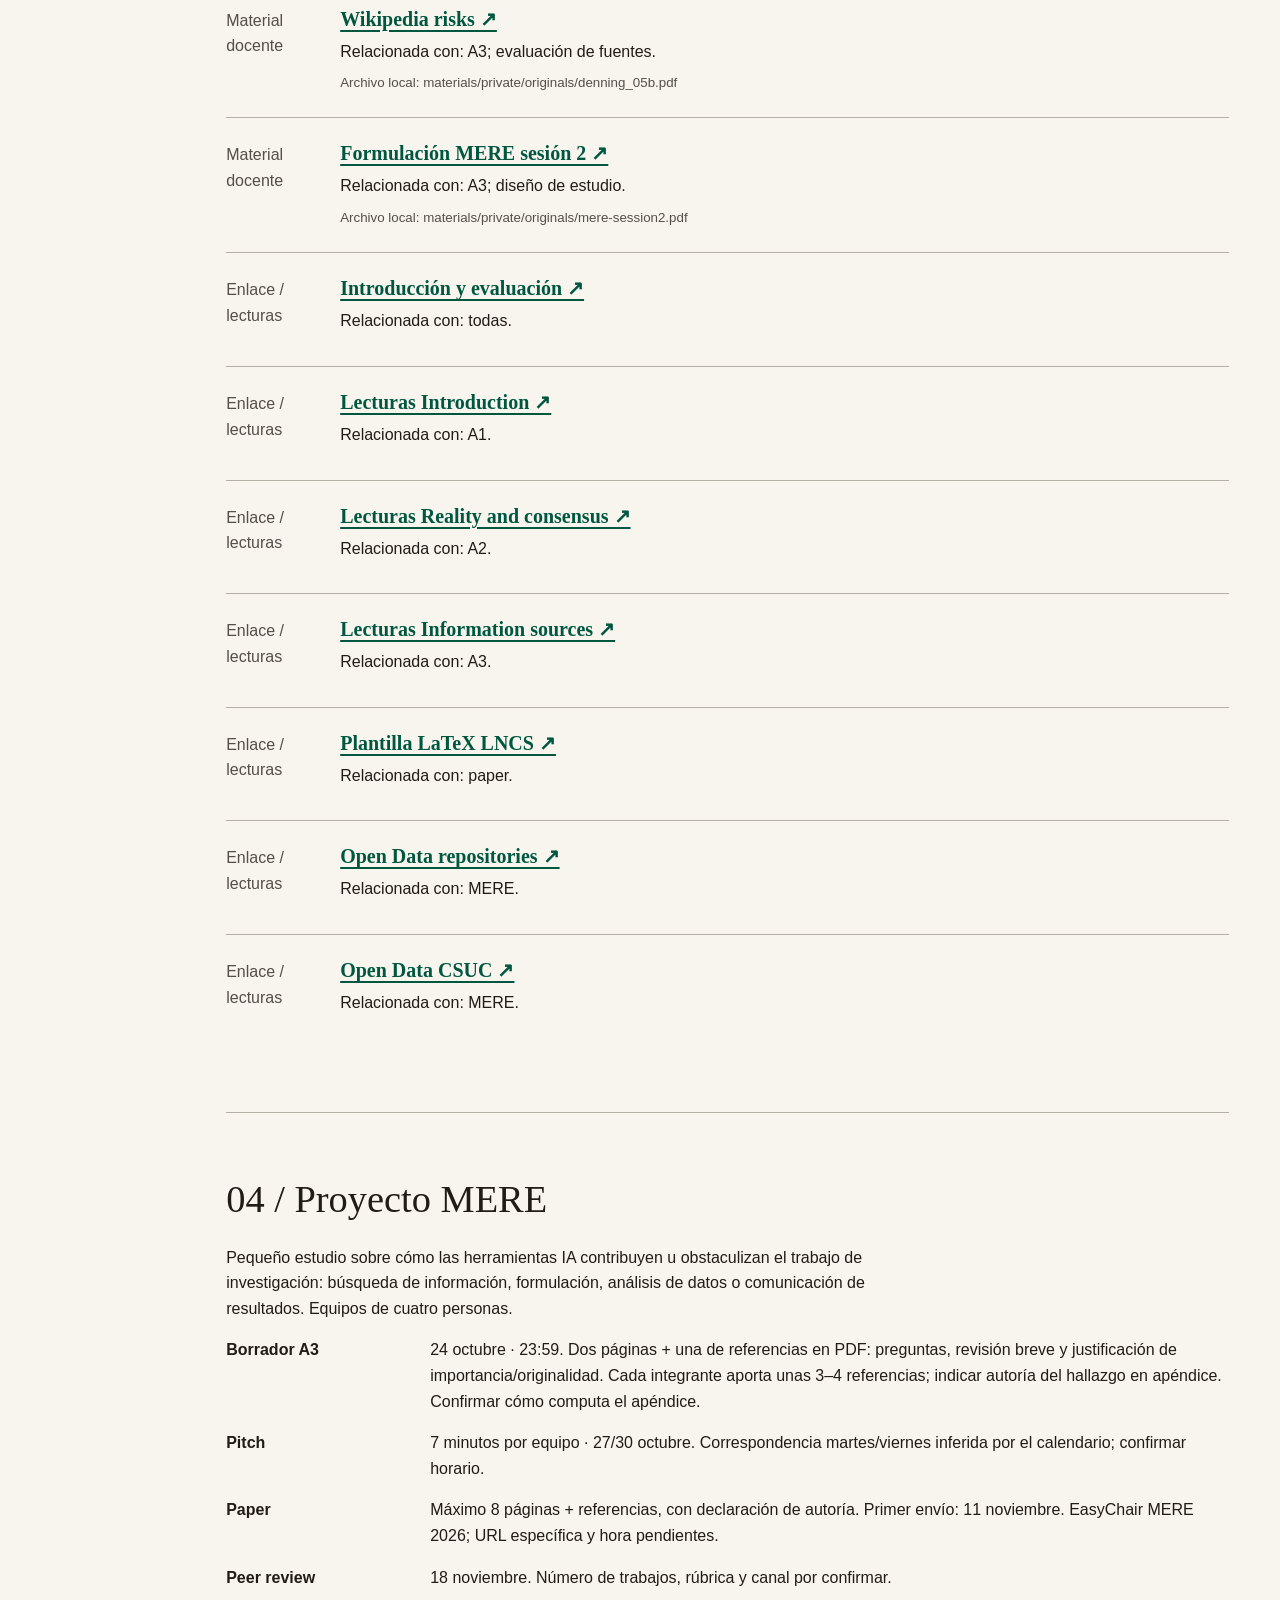
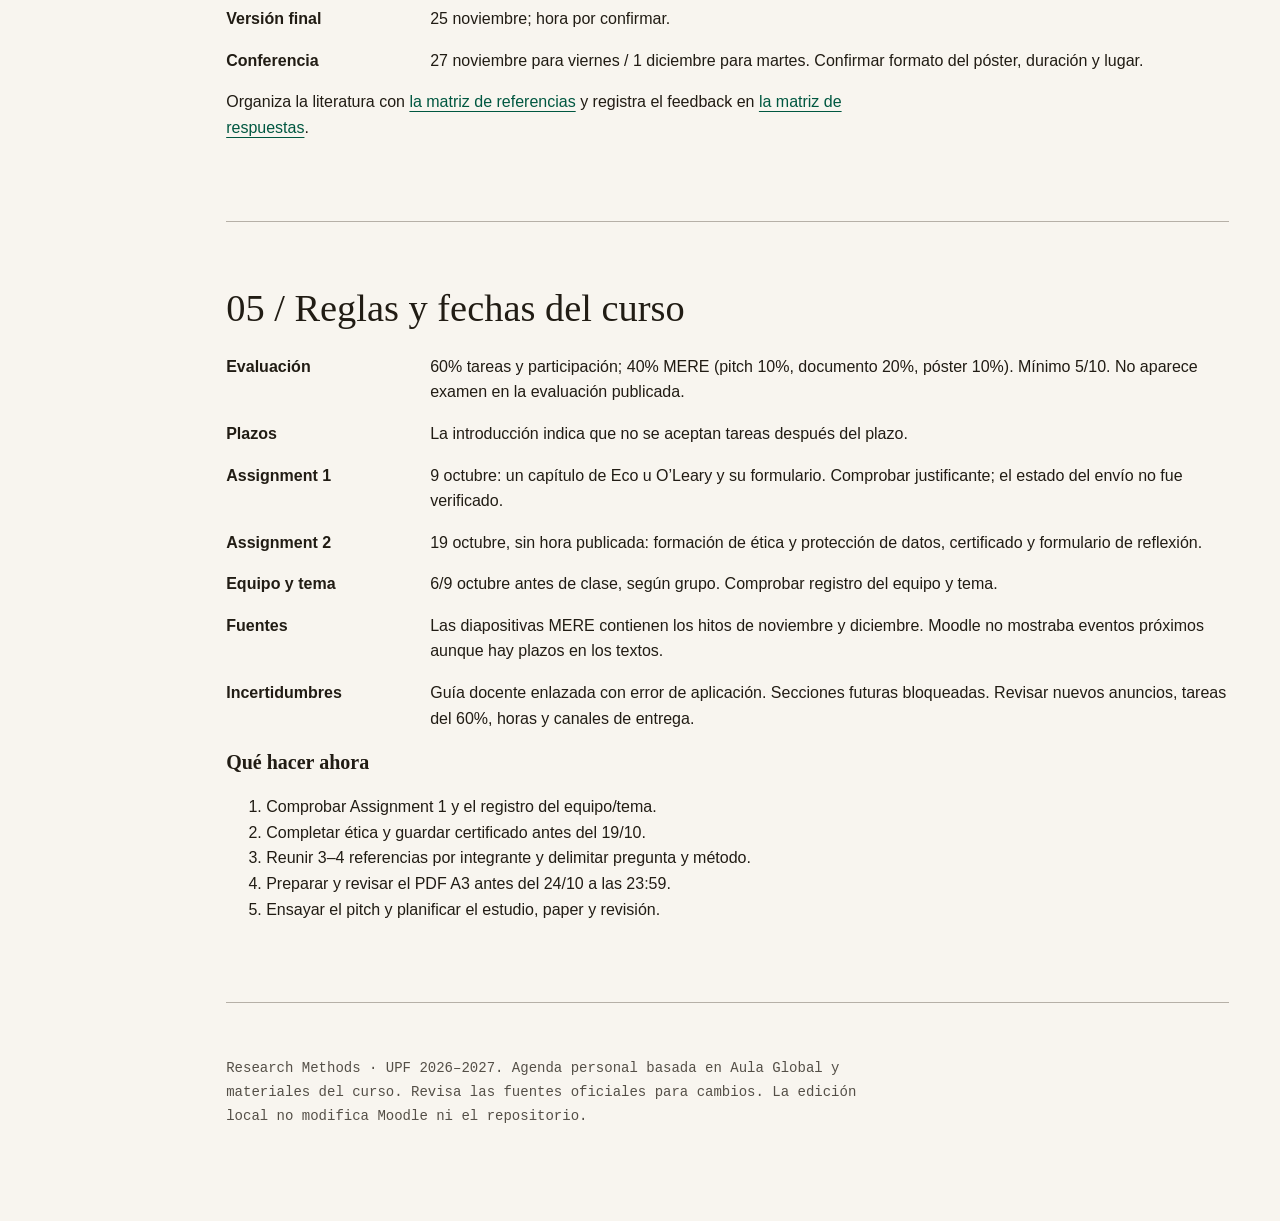
<file: docs/index.html>
<!doctype html>
<html lang="es"><head><meta charset="utf-8"><meta name="viewport" content="width=device-width,initial-scale=1"><meta name="description" content="Agenda, entregas, proyecto MERE y materiales de Research Methods UPF 2026–2027."><title>Research Methods · UPF 2026–27</title><link rel="stylesheet" href="style.css"><script src="config.js" defer></script><script src="app.js" defer></script></head>
<body><a class="skip" href="#main">Ir al contenido</a><nav class="rail" aria-label="Secciones"><b>RM<br>2026 / 27</b><a href="#agenda">Agenda</a><a href="#agenda" data-view="kanban">Kanban</a><a href="#gantt">Gantt</a><a href="#materials">Materiales</a><a href="#project">Proyecto MERE</a><a href="#guide">Curso</a></nav>
<main id="main"><header><p class="eyebrow">UPF · RESEARCH METHODS · 30221 / 32605 / 32811</p><h1>Research Methods</h1><p class="intro">Preguntas, evidencia y comunicación científica.<br>Un lugar para seguir entregas, investigación y lecturas.</p><div class="topline"><a href="https://aulaglobal.upf.edu/course/view.php?id=95580" target="_blank" rel="noopener">Abrir Aula Global ↗</a><span>Fuentes revisadas · 13 oct 2026</span></div></header>
<div class="next"><span>PRÓXIMO HITO CONFIRMADO</span><strong id="next">Cargando calendario…</strong><span id="nextInfo"></span></div>
<section id="agenda"><h2>01 / Agenda de trabajo</h2><p>Las fechas de <b>Plan personal</b> organizan el trabajo; no son plazos oficiales. Una fecha pasada señala que debes revisar el envío, sin darlo por incumplido. Elige tu grupo para ver sus sesiones.</p><div class="toolbar"><label>Buscar tarea<input id="search" type="search" placeholder="Ética, referencias, paper…"></label><label>Fase<select id="term"><option value="all">Todas</option><option>Introducción</option><option>Ética</option><option>MERE</option><option>Continuo</option></select></label><label>Grupo<select id="group"><option value="all">Todos</option><option>Martes</option><option>Viernes</option></select></label><label>Estado<select id="status"><option value="all">Todos</option><option value="pending">Pendiente</option><option value="progress">En curso</option><option value="blocked">Bloqueada</option><option value="done">Completada</option></select></label><button id="unlock">Desbloquear edición</button></div><p class="muted" id="mode">Modo consulta. Los cambios se guardan solo en este navegador.</p><div class="legend"><span class="pending">○ Pendiente</span><span class="progress">◐ En curso</span><span class="blocked">! Bloqueada</span><span class="done">✓ Completada</span><span class="late">↗ Fecha pasada · revisar</span></div><p id="count" aria-live="polite"></p><div class="view-switch" role="group" aria-label="Vista de tareas"><button id="listView" aria-pressed="true">Tarjetas horizontales</button><button id="kanbanView" aria-pressed="false">Kanban</button></div><div id="taskList"></div><div id="kanbanBoard" class="kanban-board" aria-label="Tablero Kanban" hidden></div><div class="toolbar"><button id="export">Exportar cambios</button><label class="filebutton">Importar JSON<input type="file" id="import" accept="application/json" disabled></label><a href="calendar.ics" download>Descargar calendario</a></div><p class="muted">Exporta e importa para trasladar cambios entre dispositivos. La clave solo desbloquea la interfaz local. No modifica Moodle ni los datos publicados en GitHub.</p></section>
<section id="gantt"><h2>02 / Gantt del curso</h2><p>Octubre a diciembre de 2026. Comparte filtros y estados con la agenda. Haz clic en una fila para consultar su tarea. Las fechas locales conservan el plazo original como referencia.</p><div class="gantt-scroll" tabindex="0" aria-label="Gantt con desplazamiento horizontal"><div id="chart"></div></div></section>
<section id="materials"><h2>03 / Materiales y lecturas</h2><p>Nueve archivos descargados, sus textos extraídos y el catálogo están en el proyecto local. Los originales están en <code>materials/private/</code> y no se publican. Los enlaces abren las fuentes del curso con tu acceso UPF.</p><div id="resourceList"></div></section>
<section id="project"><h2>04 / Proyecto MERE</h2><p>Pequeño estudio sobre cómo las herramientas IA contribuyen u obstaculizan el trabajo de investigación: búsqueda de información, formulación, análisis de datos o comunicación de resultados. Equipos de cuatro personas.</p><dl class="spec"><dt>Borrador A3</dt><dd>24 octubre · 23:59. Dos páginas + una de referencias en PDF: preguntas, revisión breve y justificación de importancia/originalidad. Cada integrante aporta unas 3–4 referencias; indicar autoría del hallazgo en apéndice. Confirmar cómo computa el apéndice.</dd><dt>Pitch</dt><dd>7 minutos por equipo · 27/30 octubre. Correspondencia martes/viernes inferida por el calendario; confirmar horario.</dd><dt>Paper</dt><dd>Máximo 8 páginas + referencias, con declaración de autoría. Primer envío: 11 noviembre. EasyChair MERE 2026; URL específica y hora pendientes.</dd><dt>Peer review</dt><dd>18 noviembre. Número de trabajos, rúbrica y canal por confirmar.</dd><dt>Versión final</dt><dd>25 noviembre; hora por confirmar.</dd><dt>Conferencia</dt><dd>27 noviembre para viernes / 1 diciembre para martes. Confirmar formato del póster, duración y lugar.</dd></dl><p>Organiza la literatura con <a href="projects/mere/literature-matrix.csv">la matriz de referencias</a> y registra el feedback en <a href="projects/mere/review-response.csv">la matriz de respuestas</a>.</p></section>
<section id="guide"><h2>05 / Reglas y fechas del curso</h2><dl class="spec"><dt>Evaluación</dt><dd>60% tareas y participación; 40% MERE (pitch 10%, documento 20%, póster 10%). Mínimo 5/10. No aparece examen en la evaluación publicada.</dd><dt>Plazos</dt><dd>La introducción indica que no se aceptan tareas después del plazo.</dd><dt>Assignment 1</dt><dd>9 octubre: un capítulo de Eco u O’Leary y su formulario. Comprobar justificante; el estado del envío no fue verificado.</dd><dt>Assignment 2</dt><dd>19 octubre, sin hora publicada: formación de ética y protección de datos, certificado y formulario de reflexión.</dd><dt>Equipo y tema</dt><dd>6/9 octubre antes de clase, según grupo. Comprobar registro del equipo y tema.</dd><dt>Fuentes</dt><dd>Las diapositivas MERE contienen los hitos de noviembre y diciembre. Moodle no mostraba eventos próximos aunque hay plazos en los textos.</dd><dt>Incertidumbres</dt><dd>Guía docente enlazada con error de aplicación. Secciones futuras bloqueadas. Revisar nuevos anuncios, tareas del 60%, horas y canales de entrega.</dd></dl><h3>Qué hacer ahora</h3><ol><li>Comprobar Assignment 1 y el registro del equipo/tema.</li><li>Completar ética y guardar certificado antes del 19/10.</li><li>Reunir 3–4 referencias por integrante y delimitar pregunta y método.</li><li>Preparar y revisar el PDF A3 antes del 24/10 a las 23:59.</li><li>Ensayar el pitch y planificar el estudio, paper y revisión.</li></ol></section>
<footer><p>Research Methods · UPF 2026–2027. Agenda personal basada en Aula Global y materiales del curso. Revisa las fuentes oficiales para cambios. La edición local no modifica Moodle ni el repositorio.</p></footer></main>
<dialog id="login"><form id="loginForm"><h2>Edición local</h2><p>Desbloquea estados, fechas y notas en este navegador.</p><label>Clave<input type="password" id="password" autocomplete="off" required></label><p id="loginError" role="status"></p><div class="toolbar"><button type="submit">Desbloquear</button><button type="button" id="cancelLogin">Cancelar</button></div></form></dialog>
<dialog id="editor"><form id="editForm"><h2 id="editTitle"></h2><p id="officialDates" class="official-date"></p><label>Estado<select id="editStatus"><option value="pending">Pendiente</option><option value="progress">En curso</option><option value="blocked">Bloqueada</option><option value="done">Completada</option></select></label><label>Inicio<input type="date" id="editStart" required></label><label>Fin<input type="date" id="editEnd" required></label><label>Notas<textarea id="editNotes" rows="4" maxlength="5000"></textarea></label><p id="editError" role="status"></p><div class="toolbar"><button type="submit">Guardar</button><button type="button" id="cancelEdit">Cancelar</button></div></form></dialog><p id="message" class="message" role="status" hidden></p></body></html>
</file>
<file: docs/style.css>
@import url('tokens.css');
*{box-sizing:border-box}html,body{overflow-x:clip}html{scroll-behavior:smooth;scroll-padding-top:var(--space-lg)}body{margin:0;background:var(--color-paper);color:var(--color-ink);font:var(--text-md)/1.6 var(--font-body)}a{color:var(--color-accent);text-underline-offset:4px}a:hover{text-decoration-thickness:2px}button,input,select,textarea{font:inherit;border:1px solid var(--color-rule);border-radius:var(--radius-sm);background:var(--color-paper);color:var(--color-ink);min-height:44px;padding:var(--space-xs) var(--space-sm);max-width:100%}button{cursor:pointer;white-space:nowrap;transition:background var(--dur-fast) var(--ease-out)}button:hover{background:var(--color-paper-2)}button:active{transform:translateY(1px)}button:disabled,input:disabled,select:disabled{opacity:.6;cursor:not-allowed}:focus-visible{outline:3px solid var(--color-focus);outline-offset:3px}h1,h2,h3{font-family:var(--font-display);font-style:normal;line-height:1.15;overflow-wrap:anywhere;min-width:0}h1{font-size:clamp(3rem,7vw,6rem);font-weight:400;letter-spacing:-.04em;margin:var(--space-md) 0}h2{font-size:clamp(1.7rem,3vw,2.4rem);font-weight:400;margin:0 0 var(--space-lg)}h3{font-size:var(--text-lg)}p{max-width:75ch}.muted,.eyebrow{color:var(--color-muted)}.eyebrow,.next>span:first-child{font-size:var(--text-sm);letter-spacing:.07em}.rail{position:fixed;width:175px;inset:0 auto 0 0;padding:var(--space-xl) var(--space-lg);border-right:1px solid var(--color-rule);display:flex;flex-direction:column;gap:var(--space-sm)}.rail b{line-height:1.4;margin-bottom:var(--space-xl)}.rail a{min-height:44px;display:flex;align-items:center;white-space:nowrap;text-decoration:none}main{margin-left:175px;padding:var(--space-xl) clamp(1rem,4vw,4rem);max-width:1550px}header{padding-bottom:var(--space-xl)}.intro{font-size:var(--text-lg);line-height:1.5}.topline{display:flex;justify-content:space-between;gap:var(--space-lg);flex-wrap:wrap}.topline span{font-size:var(--text-sm);color:var(--color-muted)}.topline a{white-space:nowrap}.next{border-block:2px solid var(--color-ink);padding:var(--space-lg) 0;display:flex;flex-direction:column;gap:var(--space-xs)}.next strong{font-size:var(--text-lg)}section{padding:var(--space-2xl) 0;border-bottom:1px solid var(--color-rule)}.toolbar{display:flex;gap:var(--space-sm);flex-wrap:wrap;align-items:end;margin:var(--space-lg) 0}.toolbar label{min-width:120px;flex:1}.toolbar label:first-child{flex:2}label{display:flex;flex-direction:column;gap:var(--space-xs);font-size:var(--text-sm)}.toolbar a,.filebutton{min-height:44px;align-content:center;white-space:nowrap}.filebutton input{width:220px}.legend{display:flex;flex-wrap:wrap;gap:var(--space-md);font-size:var(--text-sm)}.pending{--state-color:var(--color-pending);color:var(--state-color)}.progress{--state-color:var(--color-progress);color:var(--state-color)}.blocked{--state-color:var(--color-blocked);color:var(--state-color)}.done{--state-color:var(--color-done);color:var(--state-color)}.late{color:var(--color-late)}.task{border-top:1px solid var(--color-rule);padding:var(--space-lg) 0;display:grid;grid-template-columns:125px minmax(0,1fr) auto;gap:var(--space-lg)}.task .date{font-size:var(--text-sm);font-variant-numeric:tabular-nums}.task h3{margin:0 0 var(--space-xs)}.task p{margin:var(--space-xs) 0}.task-meta{display:flex;gap:var(--space-md);flex-wrap:wrap;font-size:var(--text-sm)}.badge{font-weight:700}.certainty{color:var(--color-muted)}.source-links{display:flex;flex-wrap:wrap;gap:var(--space-sm);font-size:var(--text-sm);margin-top:var(--space-sm)}.source-links a{min-height:44px;display:inline-flex;align-items:center}.task button{align-self:start}.notes{white-space:pre-wrap;border-left:3px solid var(--color-rule);padding-left:var(--space-md);overflow-wrap:anywhere}.gantt-scroll{overflow-x:auto;max-width:100%;border-block:1px solid var(--color-rule)}#chart{min-width:950px;padding:var(--space-md) 0}.gantt-row,.gantt-head{display:grid;grid-template-columns:250px minmax(0,1fr);gap:var(--space-md);min-height:44px;align-items:center}.gantt-row{border-top:1px solid var(--color-rule);font-size:var(--text-sm);text-decoration:none;color:var(--color-ink)}.gantt-row:hover{background:var(--color-paper-2)}.months{display:grid;grid-template-columns:minmax(0,31fr) minmax(0,30fr) minmax(0,31fr);font-size:var(--text-sm)}.track{position:relative;height:24px;background:var(--color-paper-2);color:var(--color-ink)}.bar{position:absolute;top:6px;height:12px;min-width:5px;background:var(--state-color);color:var(--color-paper);border:1px solid var(--state-color)}.bar.tentative{background:var(--color-paper);color:var(--color-ink);border:2px dashed var(--state-color)}.bar.personal{opacity:.75}.bar.milestone{min-width:10px;height:16px;top:4px;border-radius:0}.resource{display:grid;grid-template-columns:90px minmax(0,1fr);gap:var(--space-lg);padding:var(--space-lg) 0;border-top:1px solid var(--color-rule)}.resource h3{margin:0}.resource p{margin:var(--space-xs) 0}.resource small{display:block;overflow-wrap:anywhere;color:var(--color-muted)}#topics>label{max-width:600px}.topic{padding:var(--space-md) 0;border-bottom:1px solid var(--color-rule)}.topic p{margin:var(--space-xs) 0;color:var(--color-muted);font-size:var(--text-sm)}.spec{display:grid;grid-template-columns:180px minmax(0,1fr);gap:var(--space-md) var(--space-lg)}dt{font-weight:700}dd{margin:0}footer{padding:var(--space-xl) 0;font:var(--text-sm)/1.7 var(--font-mono);color:var(--color-muted)}dialog{position:fixed;inset:0;margin:auto;height:fit-content;max-height:85vh;overflow-y:auto;width:min(600px,calc(100% - 2rem));padding:var(--space-xl);border:1px solid var(--color-rule);background:var(--color-paper);color:var(--color-ink);box-shadow:0 10px 40px var(--color-shadow)}dialog::backdrop{background:var(--color-shadow)}dialog label{margin:var(--space-md) 0}textarea{resize:vertical}#loginError,#editError{min-height:1.6em;color:var(--color-late)}.message{position:fixed;bottom:var(--space-lg);right:var(--space-lg);max-width:calc(100vw - 2rem);background:var(--color-ink);color:var(--color-paper);padding:var(--space-md);z-index:var(--z-modal)}.skip{position:absolute;top:-100px;left:var(--space-lg);background:var(--color-paper);padding:var(--space-md)}.skip:focus{top:0}code{overflow-wrap:anywhere}#topicList{margin-top:var(--space-lg)}
@media(max-width:960px){.rail{position:static;width:auto;flex-direction:row;flex-wrap:wrap;padding:var(--space-md);border-right:0;border-bottom:1px solid var(--color-rule);gap:var(--space-xs) var(--space-lg)}.rail b{margin:0;width:100%;font-size:var(--text-sm)}.rail b br{display:none}.rail a{font-size:var(--text-sm)}main{margin:0;padding:var(--space-lg)}.topline{flex-direction:column;gap:var(--space-xs)}.task{grid-template-columns:100px minmax(0,1fr);gap:var(--space-md)}.task>button{grid-column:2;width:max-content}.spec{grid-template-columns:140px minmax(0,1fr)}}
@media(max-width:640px){main{padding:var(--space-md)}section{padding:var(--space-xl) 0}.task{grid-template-columns:minmax(0,1fr)}.task>button{grid-column:1}.task .date{display:flex;gap:var(--space-sm);flex-wrap:wrap}.resource{grid-template-columns:minmax(0,1fr);gap:var(--space-xs)}.spec{grid-template-columns:minmax(0,1fr);gap:var(--space-xs)}dd{margin-bottom:var(--space-md)}.toolbar{align-items:stretch}.toolbar label,.toolbar label:first-child{flex:1 1 100%}.toolbar button{flex:1 1 auto}.legend{gap:var(--space-xs) var(--space-sm)}dialog{padding:var(--space-lg)}}
@media(prefers-reduced-motion:reduce){html{scroll-behavior:auto}*{transition:none!important}}

/* Task views */
[hidden]{display:none!important}.view-switch{display:flex;gap:var(--space-xs);margin:var(--space-lg) 0}.view-switch button[aria-pressed="true"]{background:var(--color-ink);color:var(--color-paper);border-color:var(--color-ink)}.task-actions{display:flex;flex-direction:column;gap:var(--space-sm);align-self:start;min-width:175px}.quick-status select{font-weight:700;width:100%}.task-actions button{width:100%}.kanban-board{display:grid;grid-template-columns:repeat(4,minmax(0,1fr));gap:var(--space-md);align-items:start}.kanban-column{min-width:0}.kanban-column>h3{font:700 var(--text-md)/1.5 var(--font-body);display:flex;justify-content:space-between;gap:var(--space-xs);border-bottom:2px solid var(--state-color);padding-bottom:var(--space-sm);margin:0 0 var(--space-md)}.column-count{font-variant-numeric:tabular-nums}.kanban-cards{display:flex;flex-direction:column;gap:var(--space-md)}.kanban-card{background:var(--color-paper-2);color:var(--color-ink);padding:var(--space-md);min-width:0}.kanban-card h4{font:700 var(--text-md)/1.4 var(--font-body);margin:var(--space-sm) 0;overflow-wrap:anywhere}.kanban-card h4 a{color:var(--color-ink);text-decoration:none}.kanban-card h4 a:hover{text-decoration:underline}.kanban-card .task-meta,.kanban-card p{font-size:var(--text-sm)}.card-date{font-variant-numeric:tabular-nums;color:var(--color-muted)}.card-actions{display:flex;flex-wrap:wrap;align-items:center;justify-content:space-between;gap:var(--space-xs);margin-top:var(--space-sm);font-size:var(--text-sm)}.card-actions a{min-height:44px;display:flex;align-items:center;white-space:nowrap}.kanban-empty{font-size:var(--text-sm);color:var(--color-muted);padding:var(--space-md) 0}.kanban-card .notes{max-height:9rem;overflow:auto}
@media(max-width:1200px){.kanban-board{grid-template-columns:repeat(2,minmax(0,1fr))}}
@media(max-width:960px){.task-actions{grid-column:2;max-width:240px}}
@media(max-width:640px){.kanban-board{grid-template-columns:minmax(0,1fr);gap:var(--space-xl)}.task-actions{grid-column:1;max-width:none}.task-actions button{width:max-content}.task-actions .quick-status{max-width:280px}}

.kanban-card{border-left:3px solid var(--state-color)}.kanban-column.over{outline:2px dashed var(--state-color);outline-offset:4px}.drag-handle{font-size:var(--text-sm);touch-action:none;cursor:grab;margin-bottom:var(--space-xs)}.dragging{opacity:.5}.view-switch{flex-wrap:wrap}.task h3 a{color:var(--color-ink);text-decoration:none}.task h3 a:hover{text-decoration:underline}.official-date{font-size:var(--text-sm);color:var(--color-muted)}
</file>
